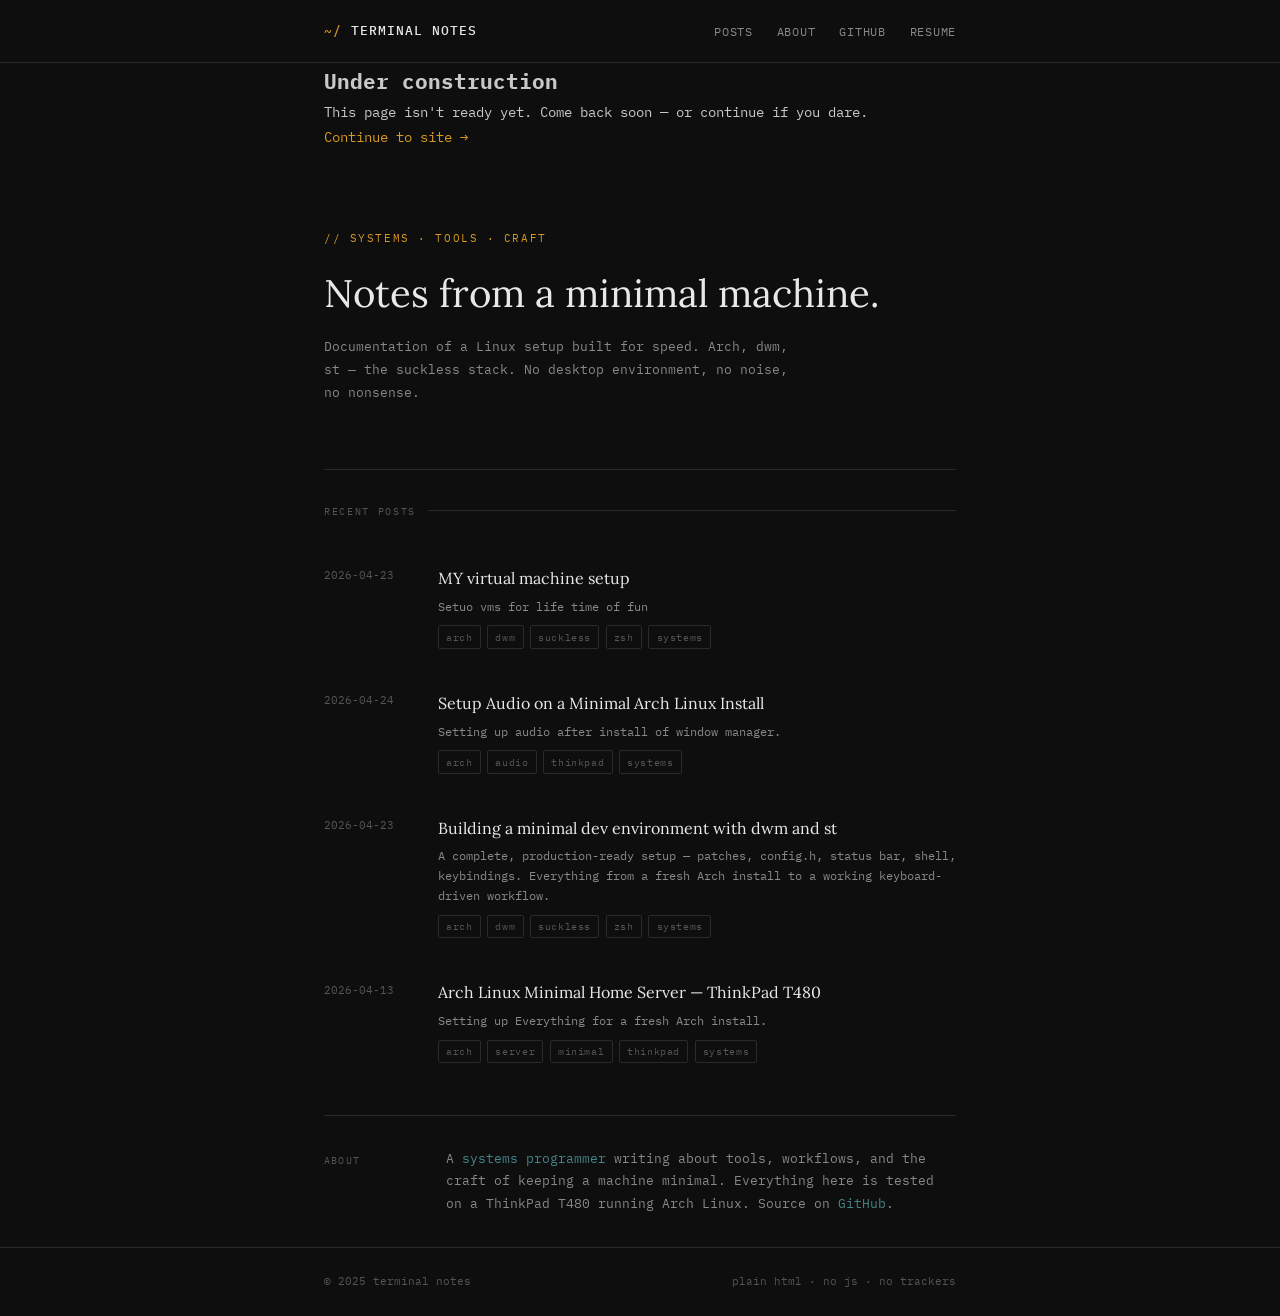
<file: index.html>
<!DOCTYPE html>
<html lang="en">
<head>
  <meta charset="UTF-8">
  <meta name="viewport" content="width=device-width, initial-scale=1.0">
  <meta name="description" content="A minimal blog on systems, tools, and the craft of computing.">
  <title>· terminal notes</title>
  <link rel="stylesheet" href="assets/css/style.css">
  <link rel="icon" type="image/svg+xml" href="./assets/favicon.svg">
</head>
<body>

<header>
  <div class="inner">
    <a href="index.html" class="site-name"><span>~/</span>&nbsp;terminal notes</a>
    <nav>
      <a href="#posts">posts</a>
      <a href="#about">about</a>
      <a href="https://github.com/Manav-madhu" target="_blank">github</a>
      <a href="./assets/resume.pdf" target="_blank">resume</a>
    </nav>
  </div>
</header>
<main>

<div class="wrap">


<div class="wip-overlay">
  <div class="tape-bg"></div>
  <div class="content">
    <h2>Under construction</h2>
    <p>This page isn't ready yet. Come back soon — or continue if you dare.</p>
    <a class="btn" href="">Continue to site &rarr;</a>
  </div>
</div>
    <section class="hero">
      <p class="hero-tag">// systems · tools · craft</p>
      <h1>Notes from a minimal&nbsp;machine.</h1>
      <p class="hero-sub">
        Documentation of a Linux setup built for speed. Arch, dwm, st —
        the suckless stack. No desktop environment, no noise, no nonsense.
      </p>
    </section>

    <section class="post-list" id=posts>
      <p class="section-label">recent posts</p>
      <a href="posts/vm.claud.html" style="display:contents; text-decoration:none;">
          <article class="post-item">
              <time class="post-date">2026-04-23</time>
              <div class="post-meta">
                  <span class="post-title">MY virtual machine setup</span>
                  <span class="post-desc">
                      Setuo vms for life time of fun
                  </span>
                  <div class="post-tags">
                      <span class="tag">arch</span>
                      <span class="tag">dwm</span>
                      <span class="tag">suckless</span>
                      <span class="tag">zsh</span>
                      <span class="tag">systems</span>
                  </div>
              </div>
          </article>
      </a>
      <a href="posts/audio.html" style="display:contents; text-decoration:none;">
        <article class="post-item">
          <time class="post-date">2026-04-24</time>
          <div class="post-meta">
            <span class="post-title">Setup Audio on a Minimal Arch Linux Install</span>
            <span class="post-desc">
                Setting up audio after install of window manager.
            </span>
            <div class="post-tags">
              <span class="tag">arch</span>
              <span class="tag">audio</span>
              <span class="tag">ThinkPad</span>
              <span class="tag">systems</span>
            </div>
          </div>
        </article>

      <a href="posts/dwm-setup.html" style="display:contents; text-decoration:none;">
        <article class="post-item">
          <time class="post-date">2026-04-23</time>
          <div class="post-meta">
            <span class="post-title">Building a minimal dev environment with dwm and st</span>
            <span class="post-desc">
              A complete, production-ready setup — patches, config.h, status bar,
              shell, keybindings. Everything from a fresh Arch install to a working
              keyboard-driven workflow.
            </span>
            <div class="post-tags">
              <span class="tag">arch</span>
              <span class="tag">dwm</span>
              <span class="tag">suckless</span>
              <span class="tag">zsh</span>
              <span class="tag">systems</span>
            </div>
          </div>
        </article>
      </a>
      <a href="posts/arch_server.html" style="display:contents; text-decoration:none;">
        <article class="post-item">
          <time class="post-date">2026-04-13</time>
          <div class="post-meta">
            <span class="post-title">Arch Linux Minimal Home Server — ThinkPad T480 </span>
            <span class="post-desc">
              Setting up
              Everything for a fresh Arch install.
            </span>
            <div class="post-tags">
              <span class="tag">arch</span>
              <span class="tag">server</span>
              <span class="tag">minimal</span>
              <span class="tag">ThinkPad</span>
              <span class="tag">systems</span>
            </div>
          </div>
        </article>
      </a>

      <!-- future posts slot in here -->

    </section>

    <div class="about-strip" id="about">
      <span class="label">about</span>
      <p>
        A <a href="about.html">systems programmer</a> writing about tools, workflows, and
        the craft of keeping a machine minimal. Everything here is tested on a
        ThinkPad T480 running Arch Linux.
        Source on <a href="https://github.com/Manav-madhu/terminal-Paag" target="_blank">GitHub</a>.
      </p>
    </div>

  </div>
</main>

<footer>
  <div class="wrap">
    <span>© 2025 terminal notes</span>
    <span>plain html · no js · no trackers</span>
  </div>
</footer>
</body>
</html>
</file>
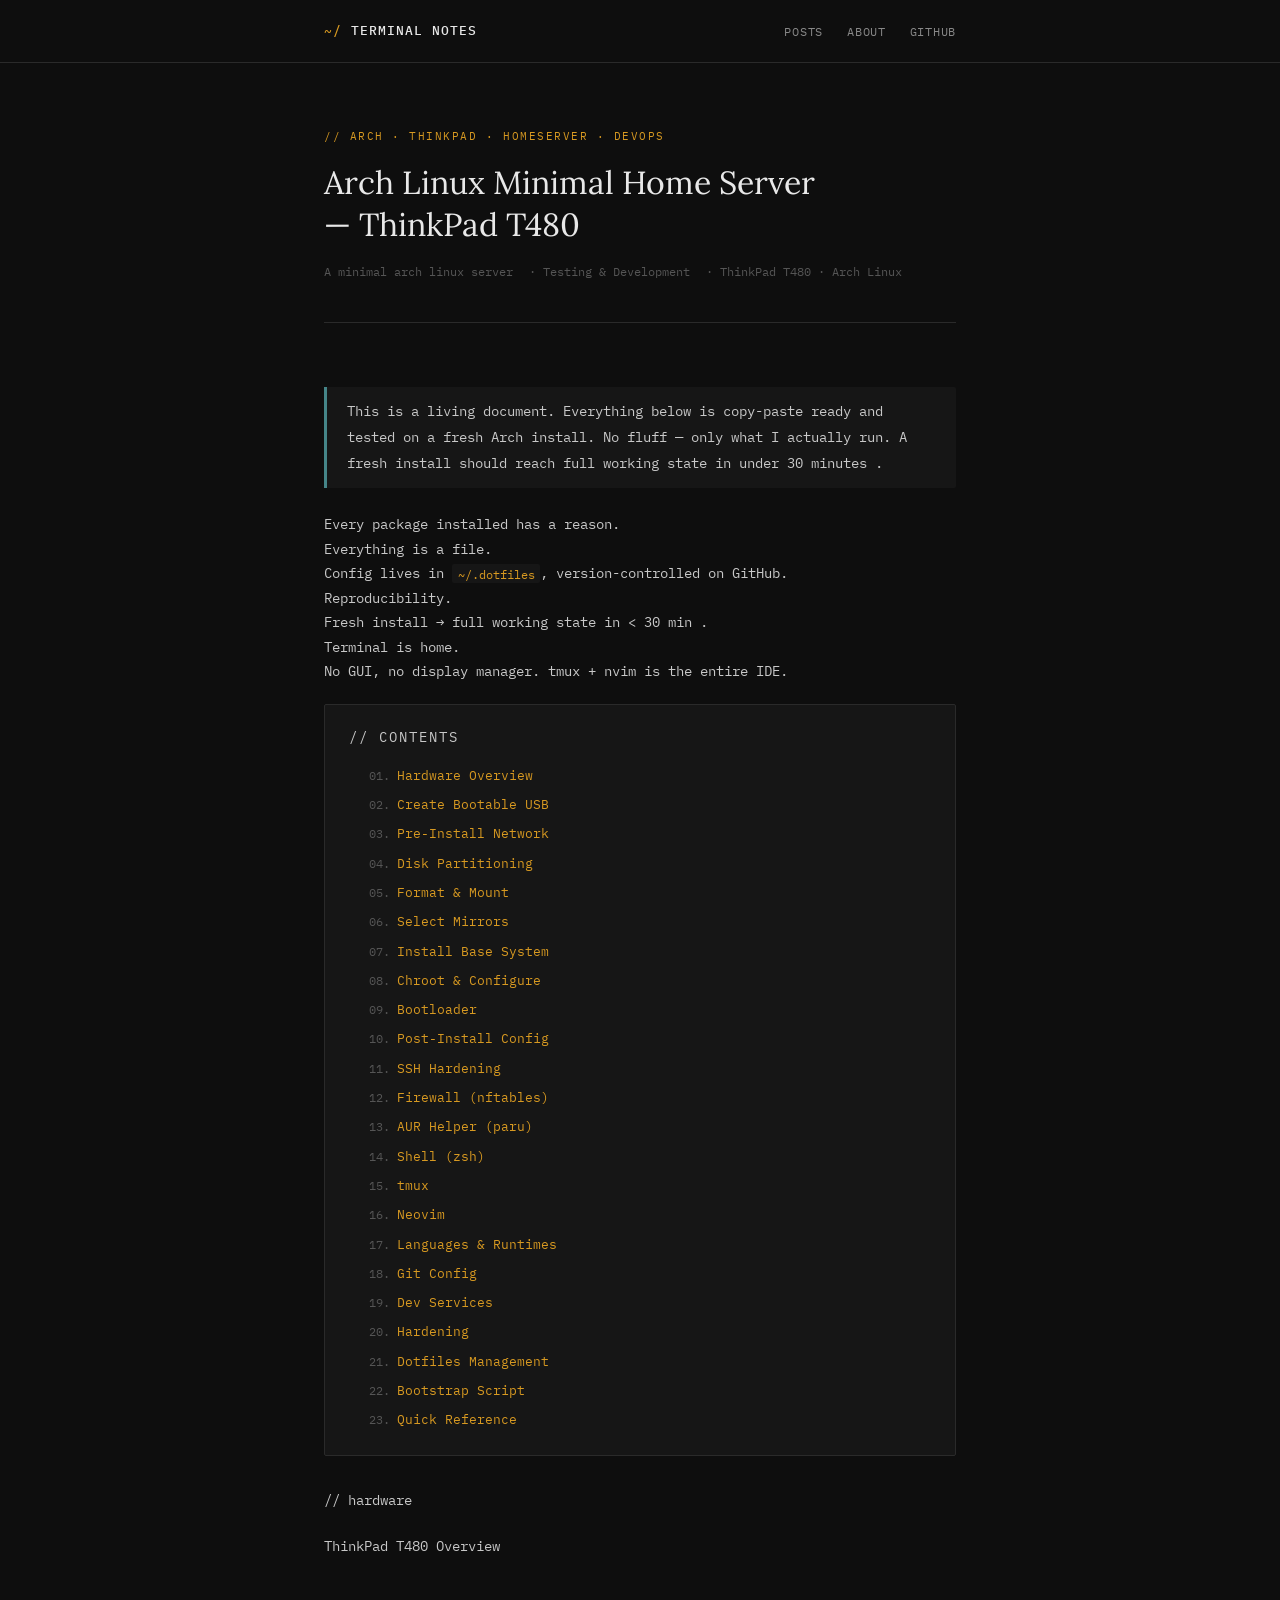
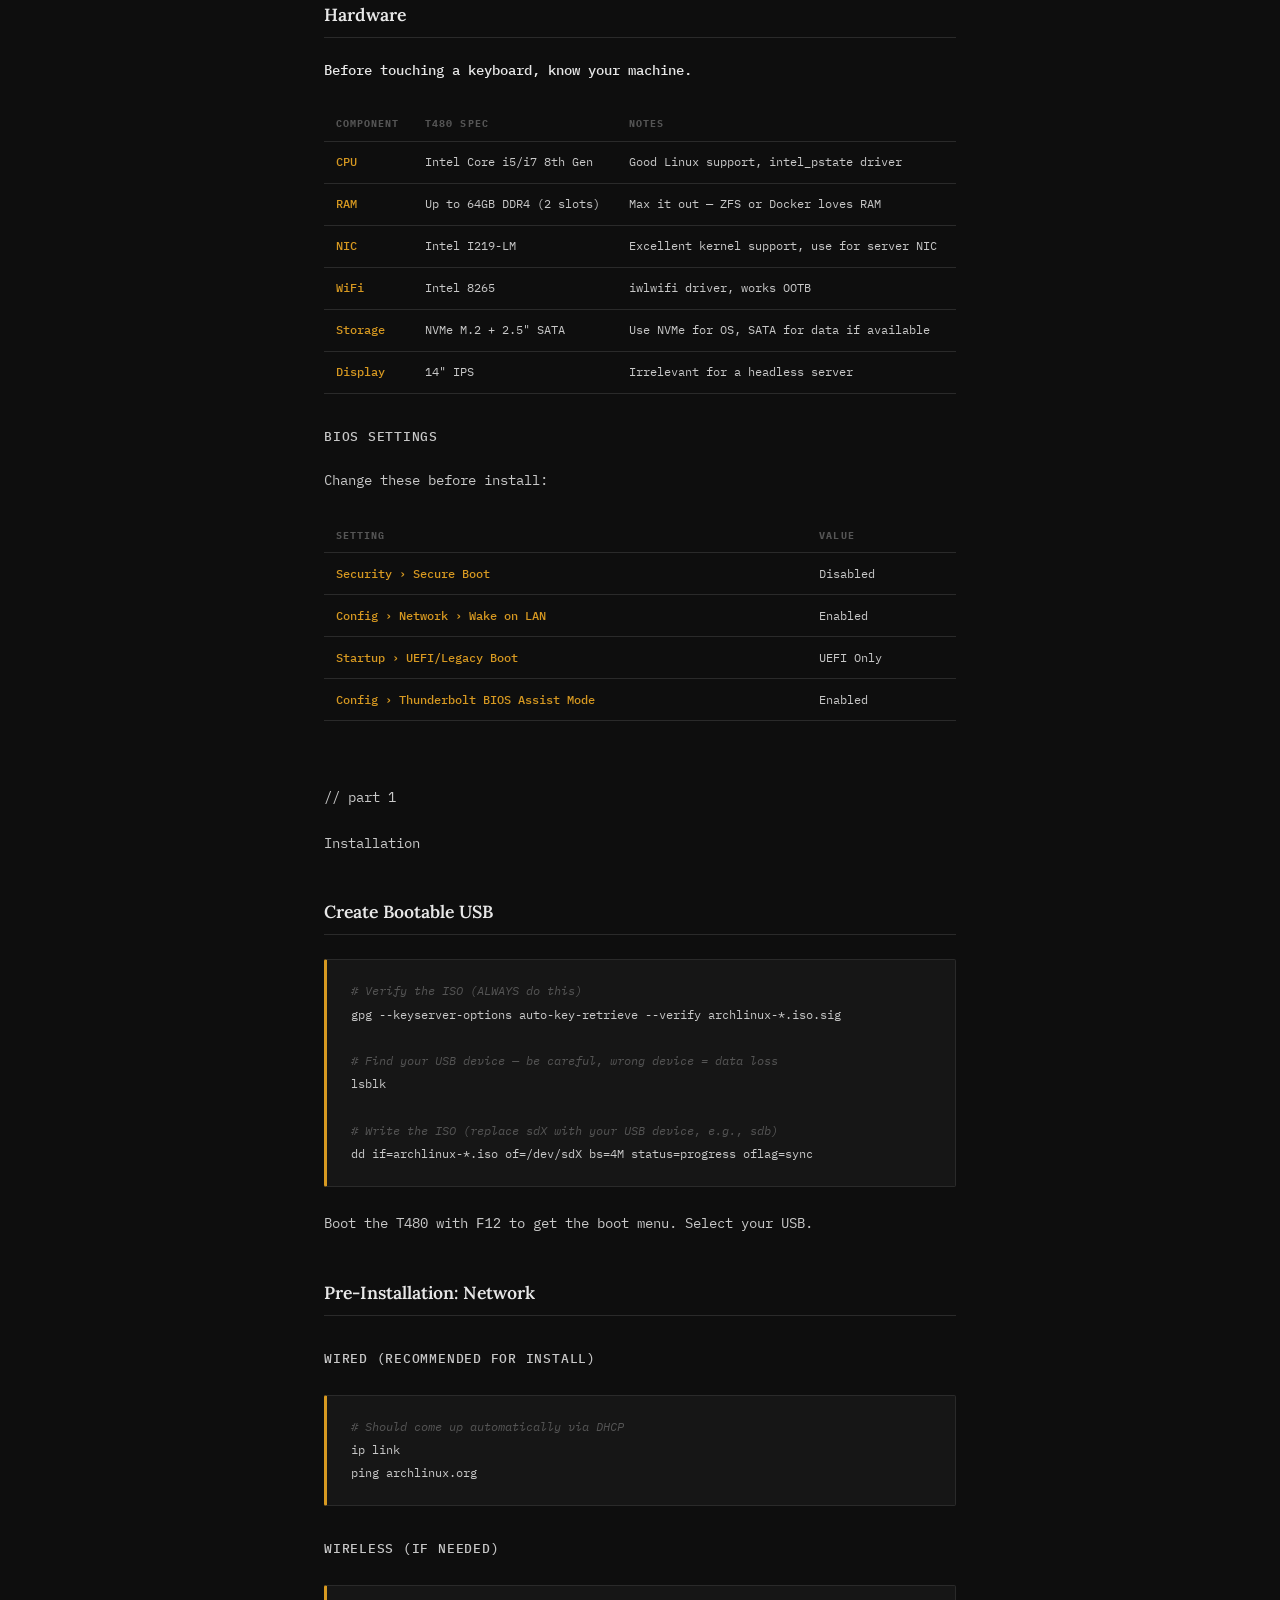
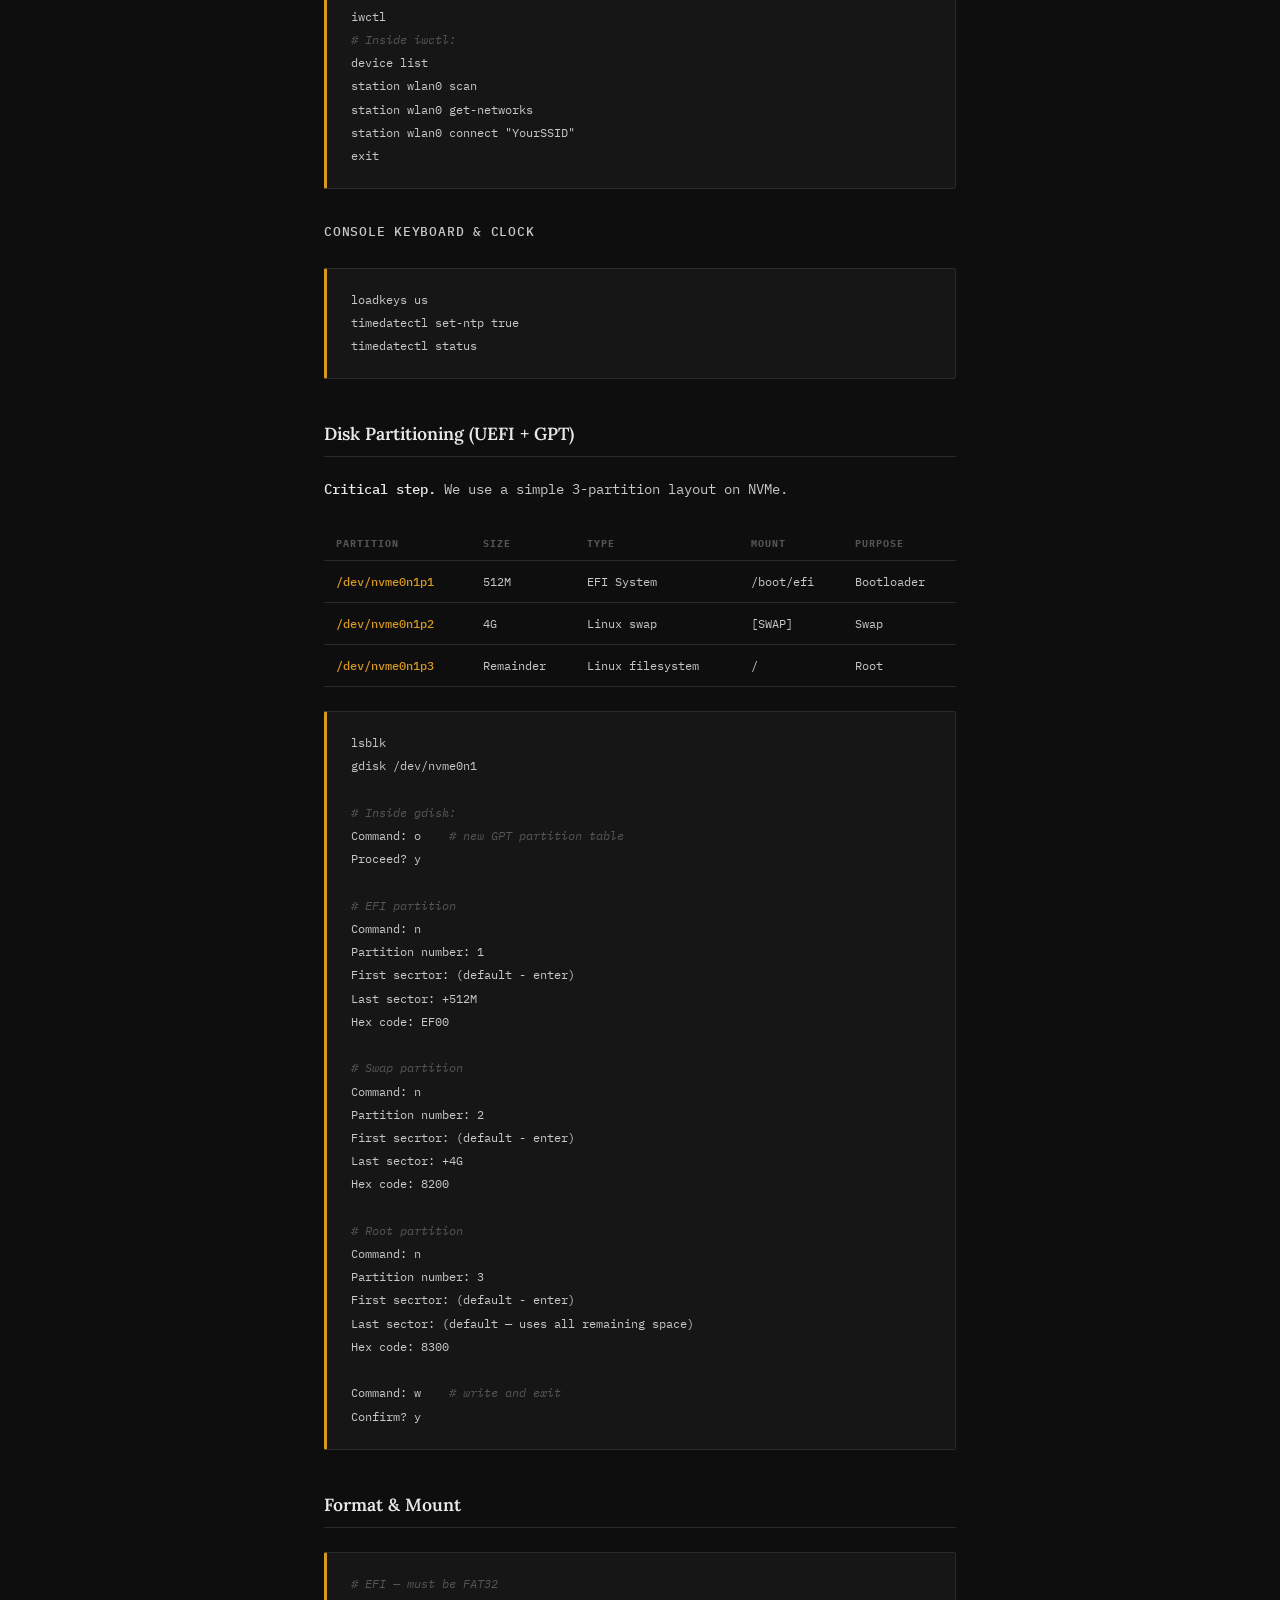
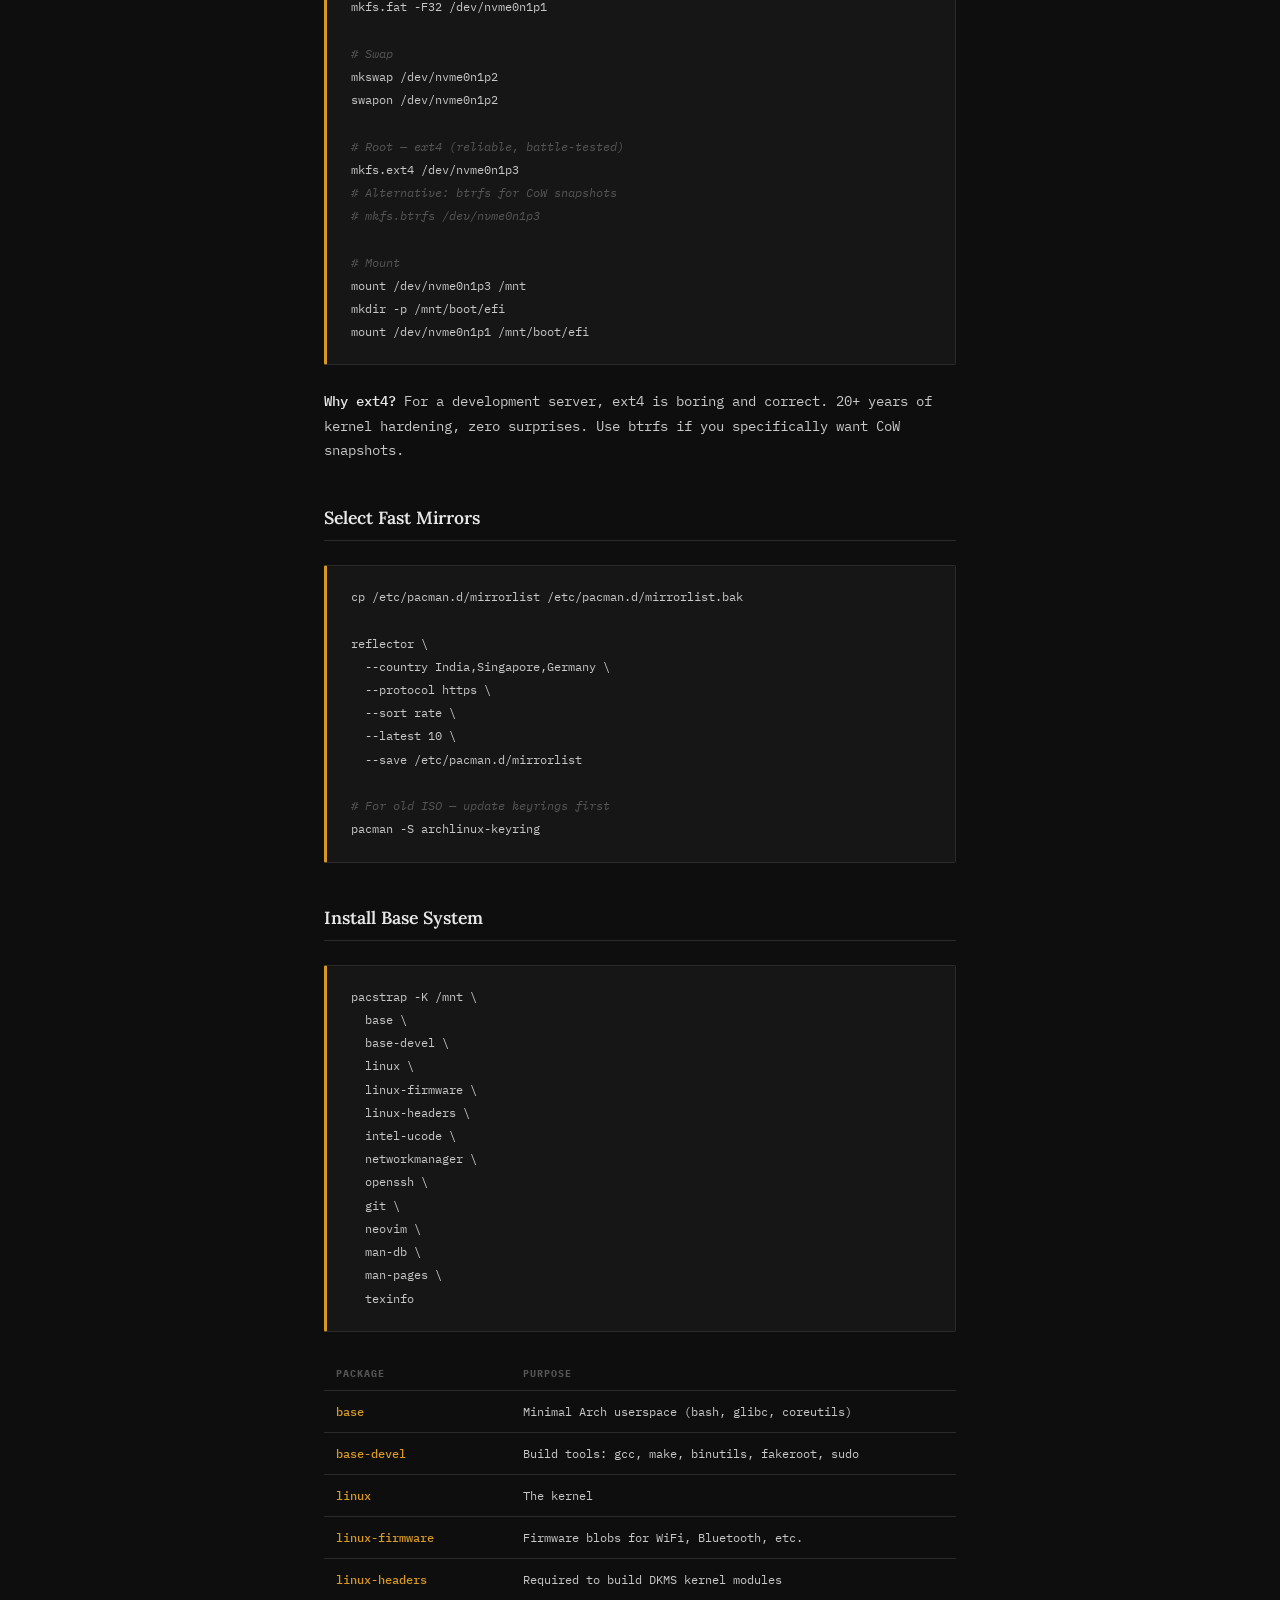
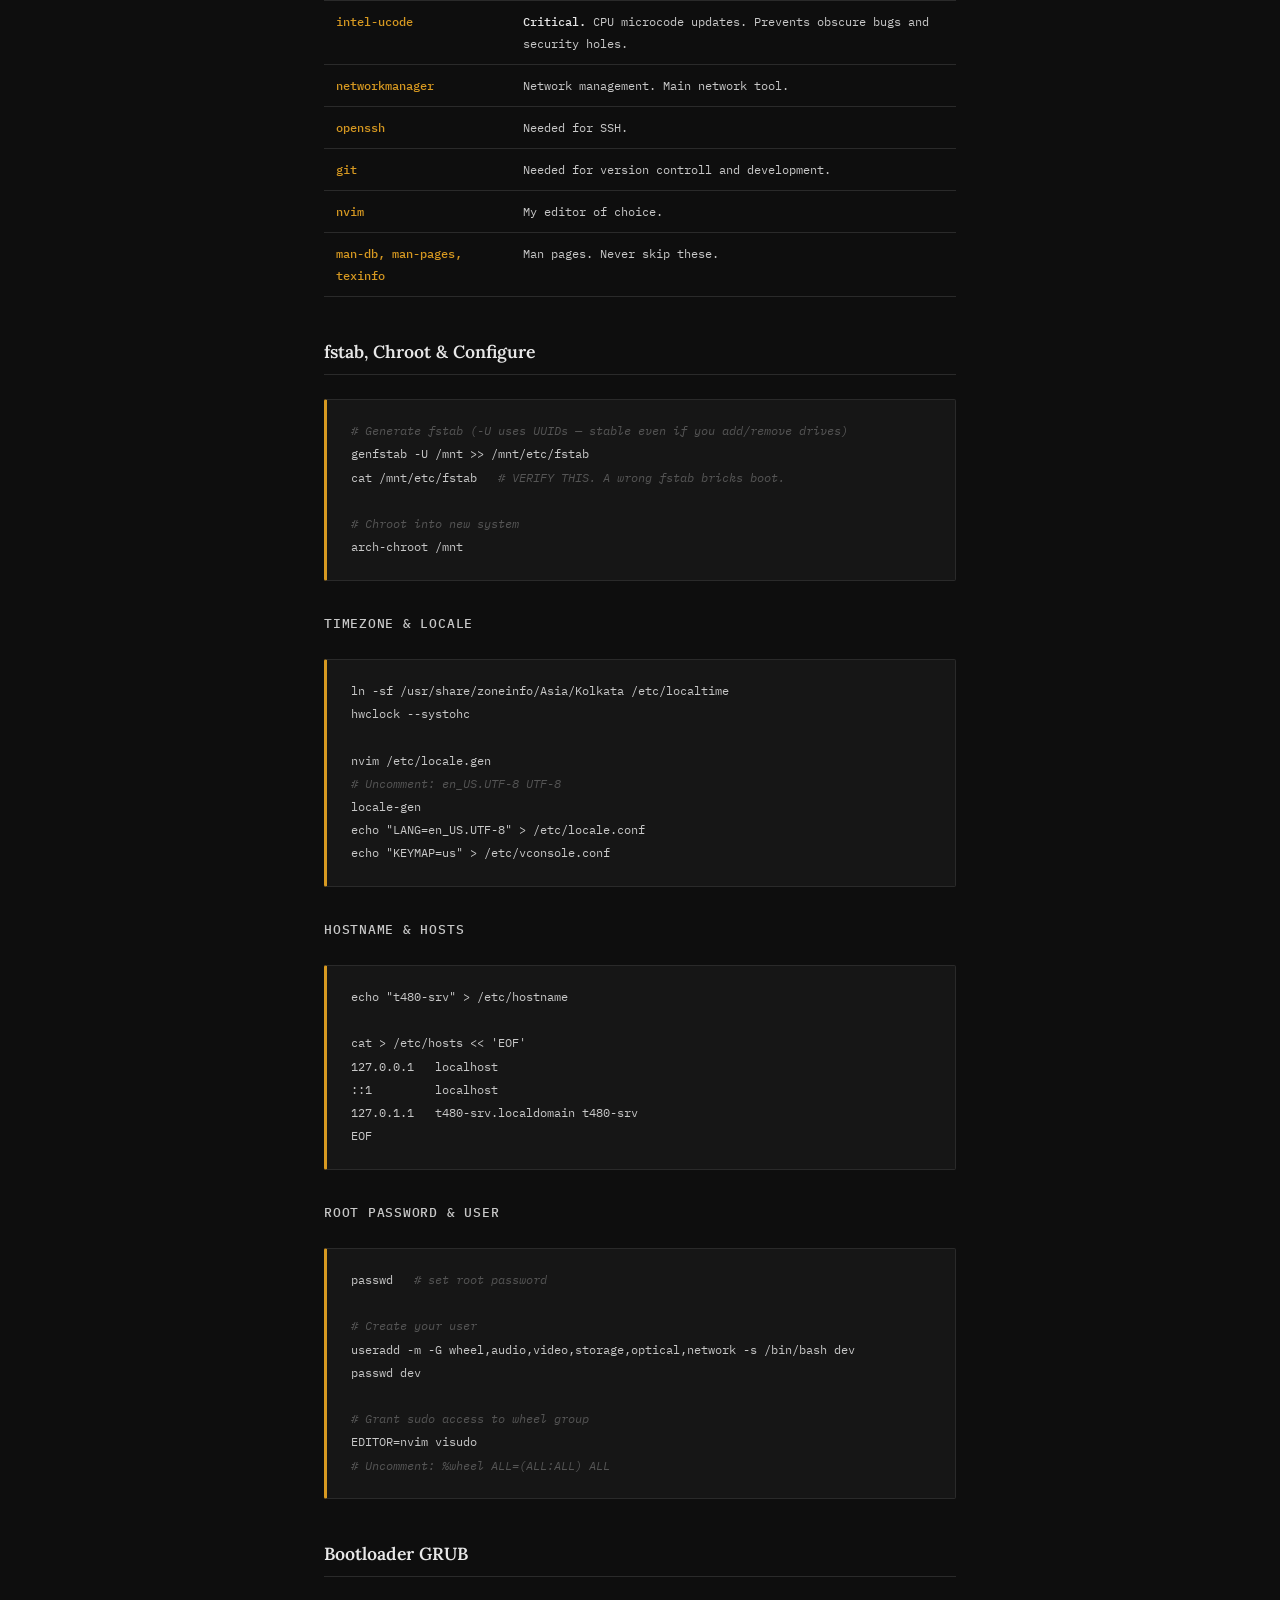
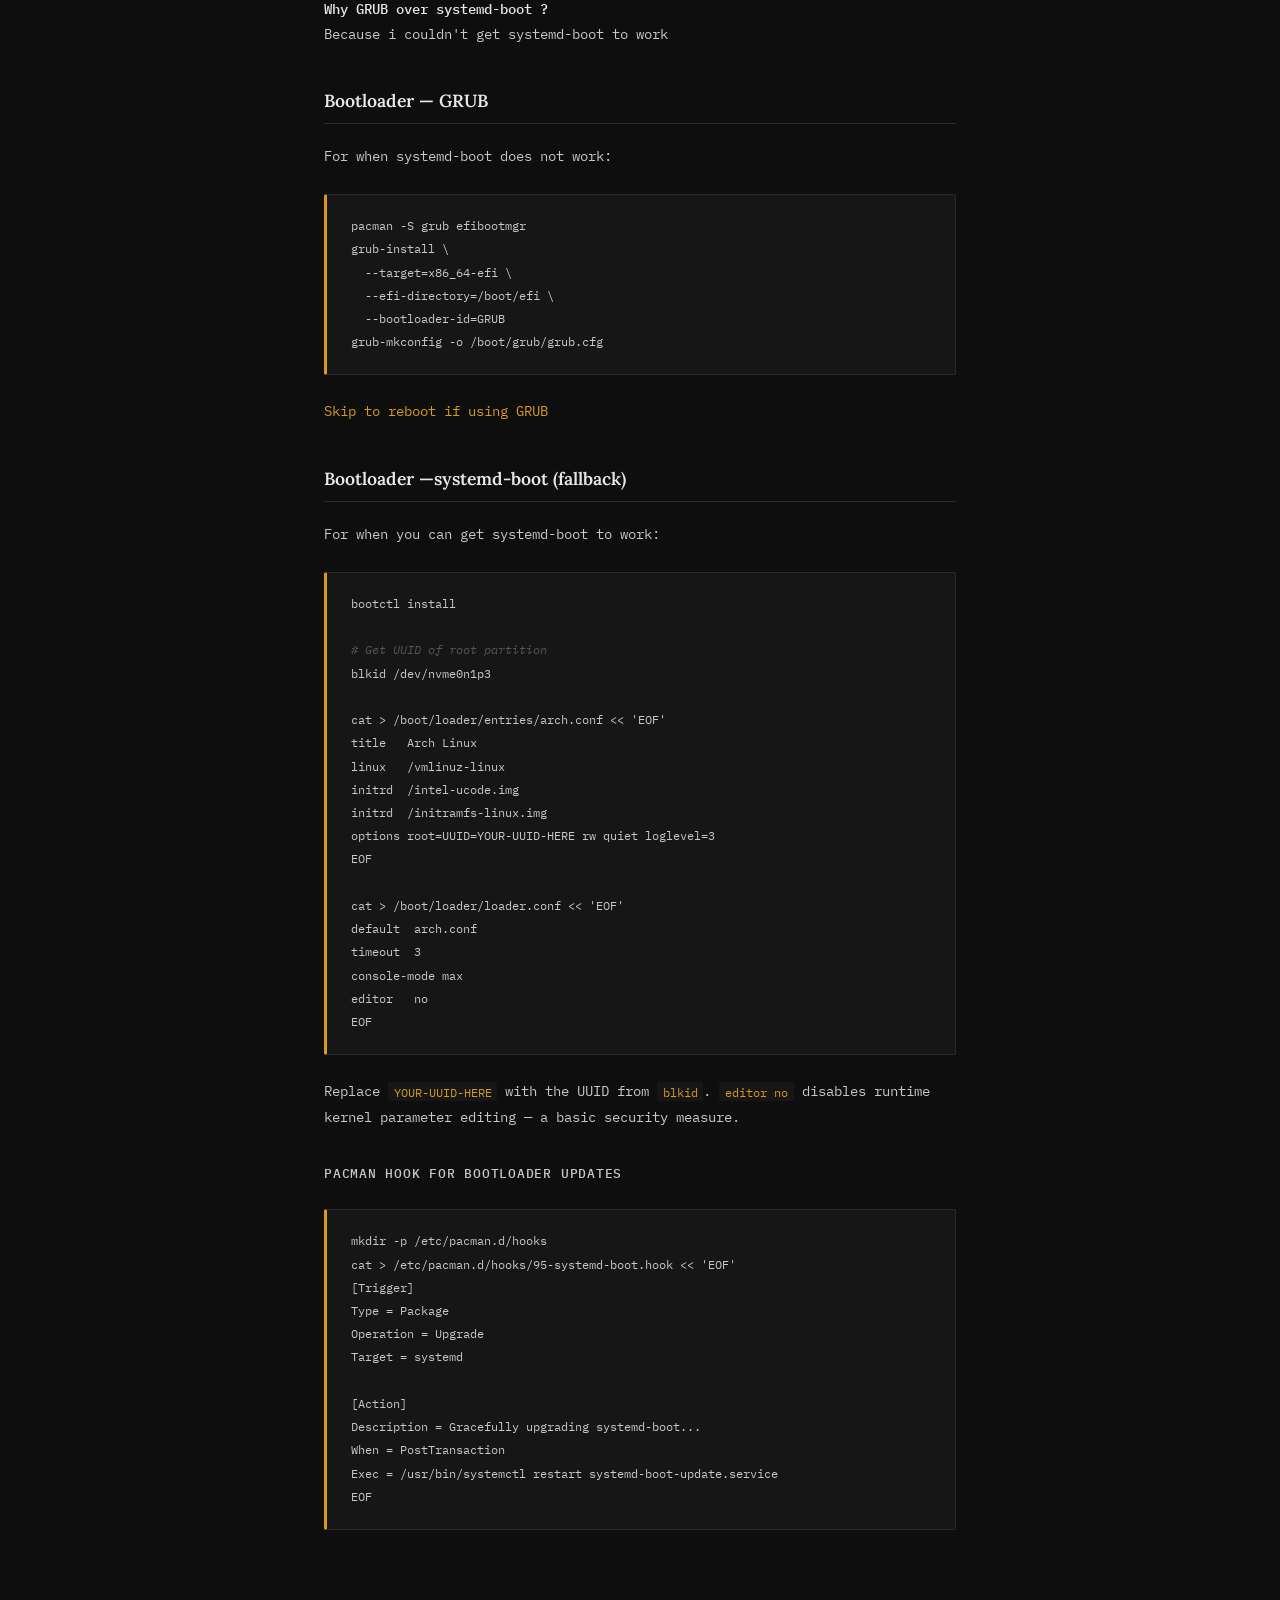
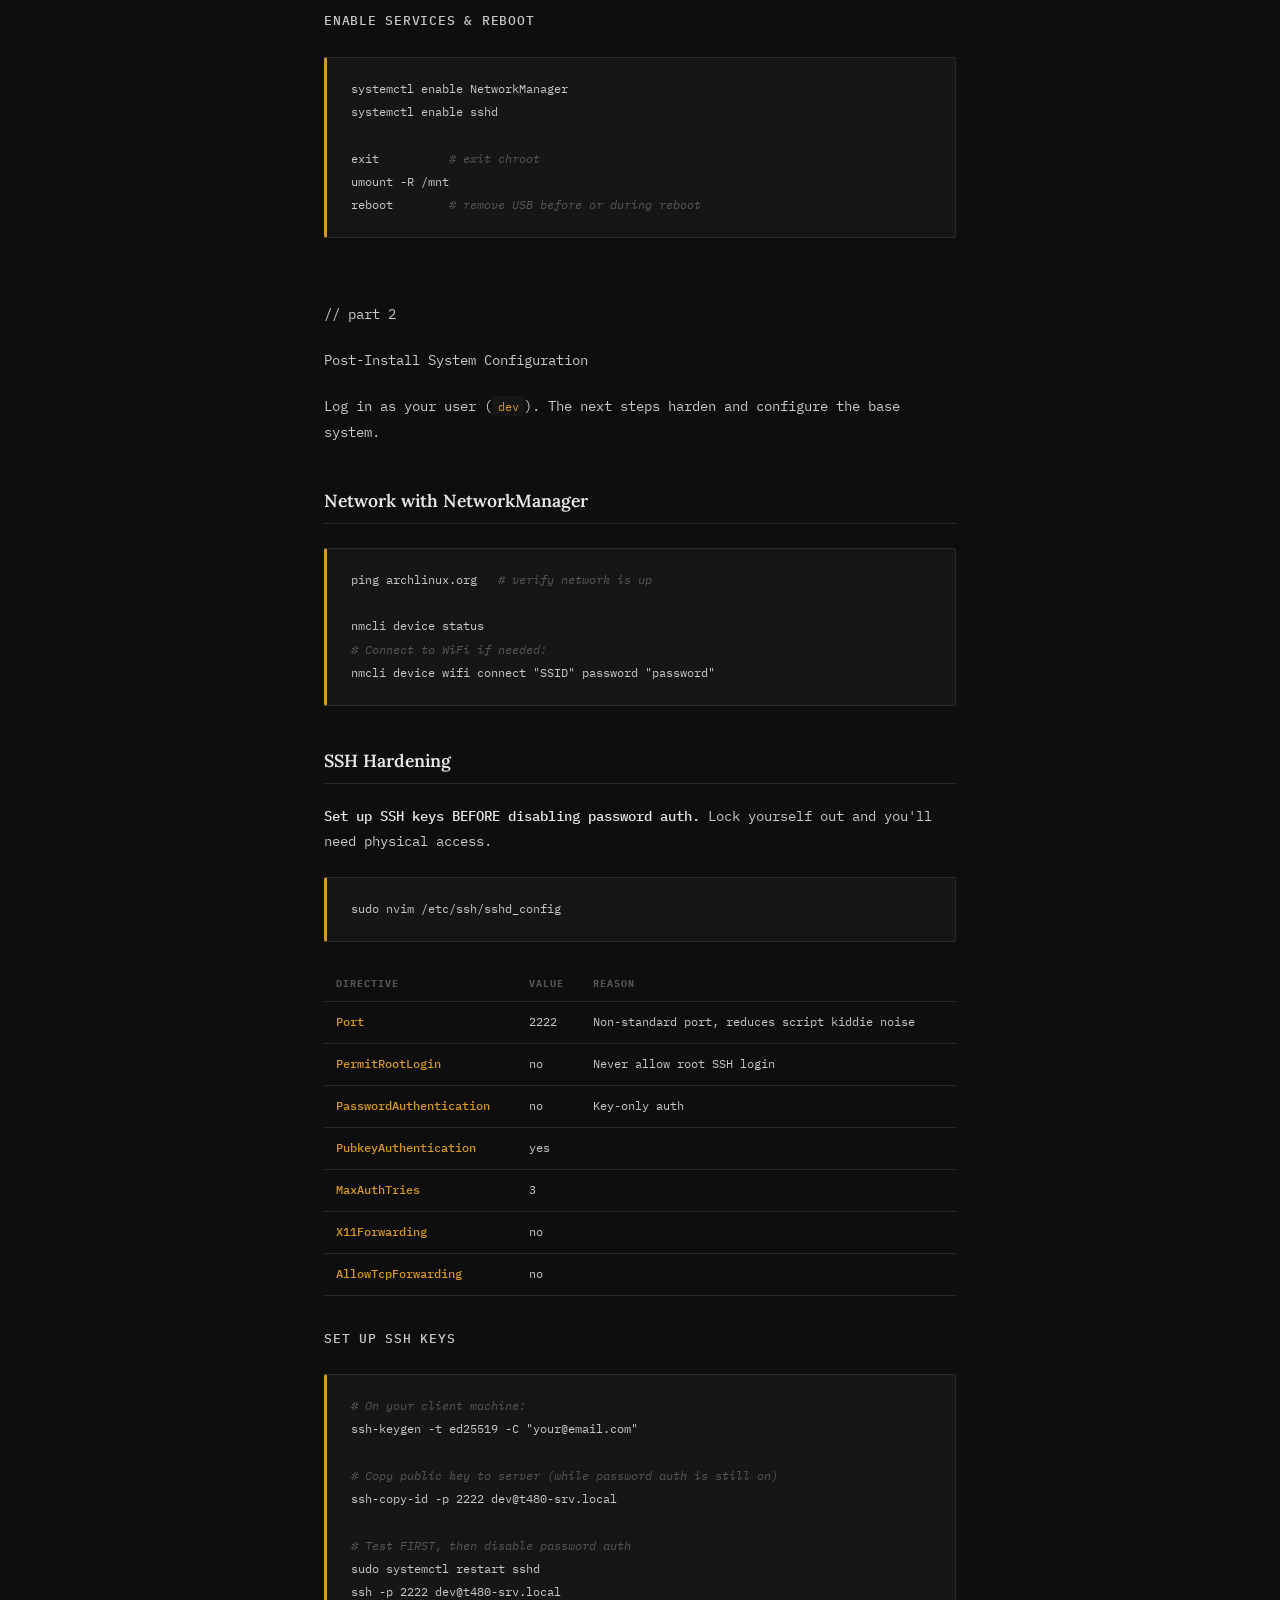
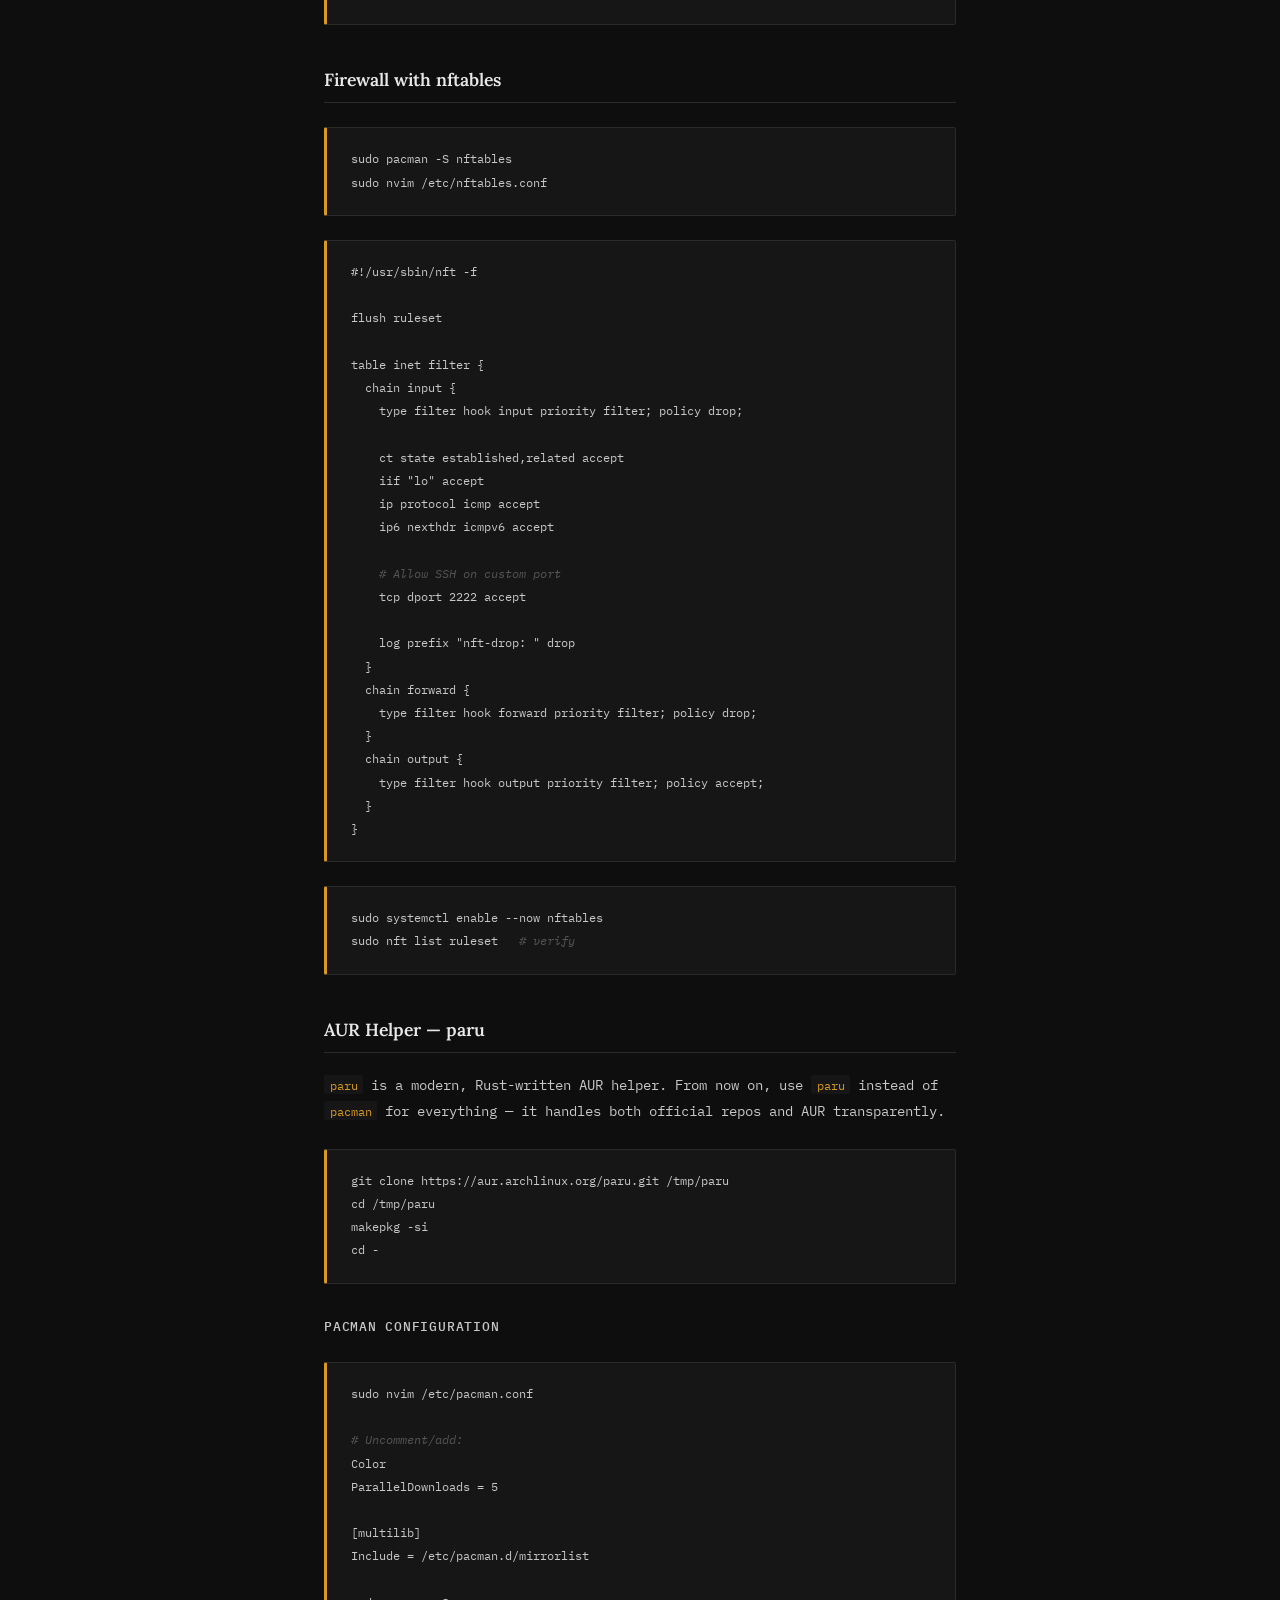
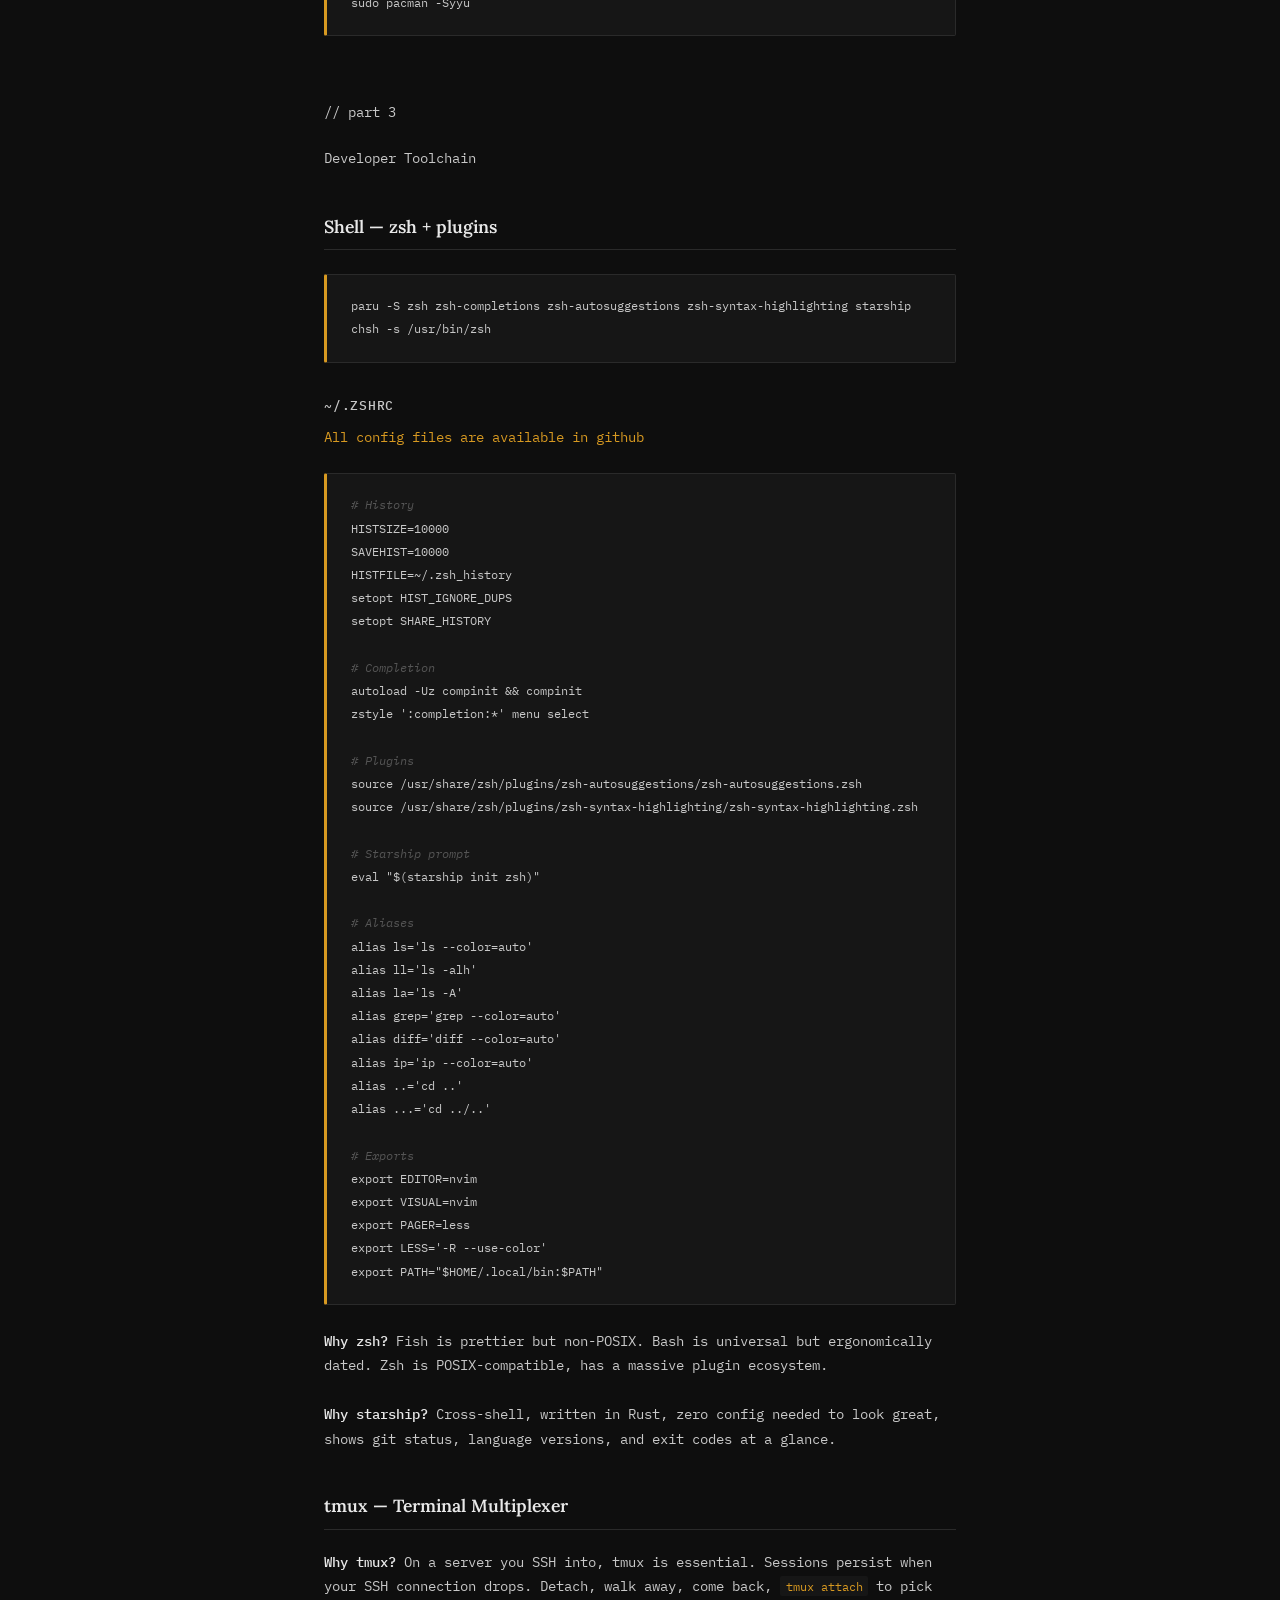
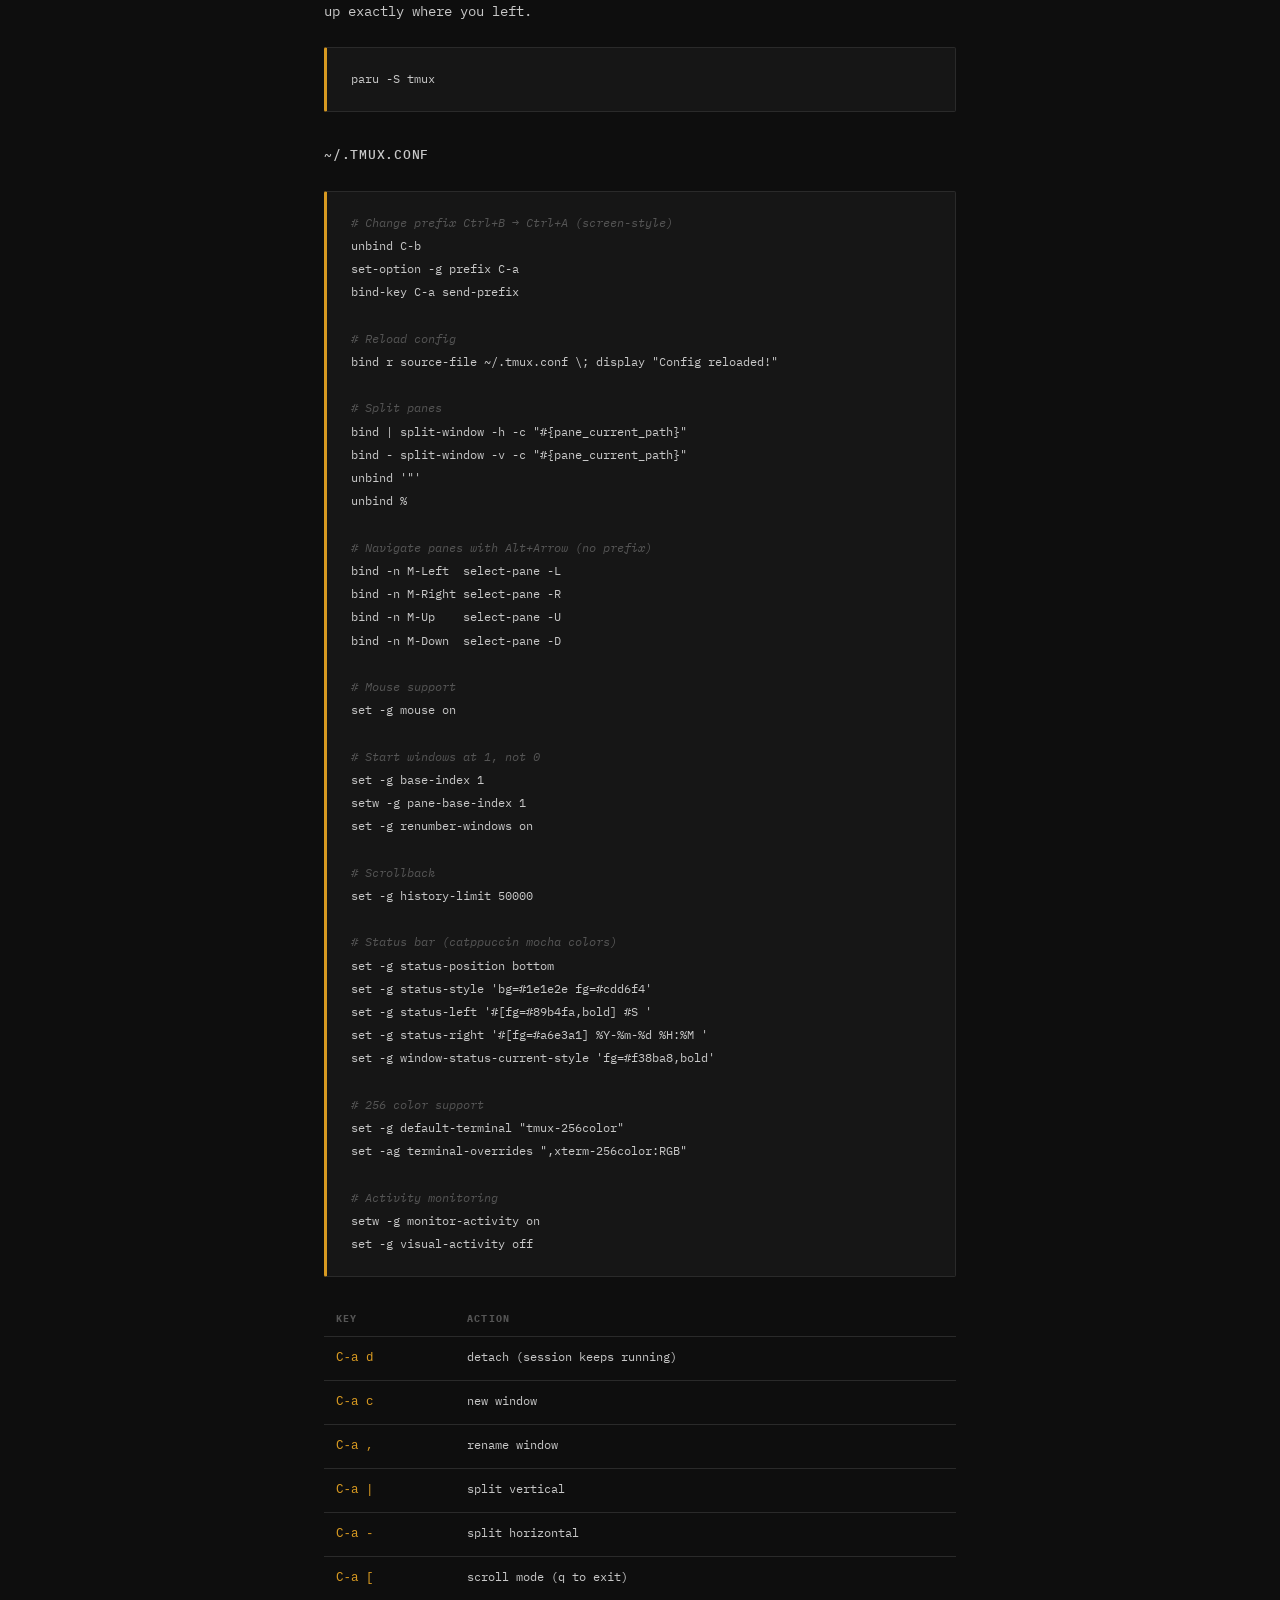
<file: posts/arch_server.html>
<!DOCTYPE html>
<html lang="en">
<head>
  <meta charset="UTF-8">
  <meta name="viewport" content="width=device-width, initial-scale=1.0">
  <meta name="description" content="A complete Arch Linux minimal home server setup for ThinkPad T480 — installation, hardening, developer toolchain, dotfiles.">
  <title>Arch Linux Minimal Home Server — ThinkPad T480 · ~/</title>
  <link rel="stylesheet" href="../assets/css/style.css">
  <link rel="icon" type="image/svg+xml" href="../assets/favicon.svg">
</head>
<body>

<header>
  <div class="inner">
    <a href="/index.html" class="site-name"><span>~/</span>&nbsp;terminal notes</a>
    <nav>
      <a href="/index.html">posts</a>
      <a href="/index.html">about</a>
      <a href="https://github.com/Manav-madhu" target="_blank">github</a>
    </nav>
  </div>
</header>

<main>
  <div class="wrap">

    <div class="post-header">
      <p class="post-tag">// arch · thinkpad · homeserver · devops</p>
      <h1>Arch Linux Minimal Home Server<br>— ThinkPad T480</h1>
      <div class="post-byline">
        <span>A minimal arch linux server</span>
        <span>Testing &amp; Development</span>
        <span>ThinkPad T480 · Arch Linux</span>
      </div>
    </div>

    <article class="body">

      <blockquote>
        <p>This is a living document. Everything below is copy-paste ready and
        tested on a fresh Arch install. No fluff — only what I actually run.
        A fresh install should reach full working state in under 30 minutes .</p>
      </blockquote>

      <!-- Philosophy -->
      <div class="philosophy">
        <div class="phil-item">
          <div class="desc">Every package installed has a reason.</div>
        </div>
        <div class="phil-item">
          <div class="rule">Everything is a file.</div>
          <div class="desc">Config lives in <code>~/.dotfiles</code>, version-controlled on GitHub.</div>
        </div>
        <div class="phil-item">
          <div class="rule">Reproducibility.</div>
          <div class="desc">Fresh install → full working state in &lt; 30 min .</div>
          <div class="rule">Terminal is home.</div>
          <div class="desc">No GUI, no display manager. tmux + nvim is the entire IDE.</div>
        </div>
      </div>

      <!-- TOC -->
      <div class="toc">
        <p class="toc-title">// contents</p>
        <ol>
          <li><a href="#hardware">Hardware Overview</a></li>
          <li><a href="#usb">Create Bootable USB</a></li>
          <li><a href="#network-pre">Pre-Install Network</a></li>
          <li><a href="#disk">Disk Partitioning</a></li>
          <li><a href="#format">Format &amp; Mount</a></li>
          <li><a href="#mirrors">Select Mirrors</a></li>
          <li><a href="#base">Install Base System</a></li>
          <li><a href="#chroot">Chroot &amp; Configure</a></li>
          <li><a href="#bootloader">Bootloader</a></li>
          <li><a href="#post-install">Post-Install Config</a></li>
          <li><a href="#ssh">SSH Hardening</a></li>
          <li><a href="#firewall">Firewall (nftables)</a></li>
          <li><a href="#aur">AUR Helper (paru)</a></li>
          <li><a href="#shell">Shell (zsh)</a></li>
          <li><a href="#tmux">tmux</a></li>
          <li><a href="#nvim">Neovim</a></li>
          <li><a href="#languages">Languages &amp; Runtimes</a></li>
          <li><a href="#git">Git Config</a></li>
          <li><a href="#services">Dev Services</a></li>
          <li><a href="#hardening">Hardening</a></li>
          <li><a href="#dotfiles">Dotfiles Management</a></li>
          <li><a href="#bootstrap">Bootstrap Script</a></li>
          <li><a href="#quickref">Quick Reference</a></li>
        </ol>
      </div>

      <!-- ═══════════════════════════════════════════════════ PART 0 – HARDWARE -->
      <p class="part-label">// hardware</p>
      <p class="part-heading">ThinkPad T480 Overview</p>

      <h2 id="hardware" data-n="0">Hardware</h2>

      <div class="callout">
        <strong>Before touching a keyboard, know your machine.</strong>
      </div>

      <div class="table-wrap">
      <table>
        <thead><tr><th>Component</th><th>T480 Spec</th><th>Notes</th></tr></thead>
        <tbody>
          <tr><td>CPU</td><td>Intel Core i5/i7 8th Gen</td><td>Good Linux support, intel_pstate driver</td></tr>
          <tr><td>RAM</td><td>Up to 64GB DDR4 (2 slots)</td><td>Max it out — ZFS or Docker loves RAM</td></tr>
          <tr><td>NIC</td><td>Intel I219-LM</td><td>Excellent kernel support, use for server NIC</td></tr>
          <tr><td>WiFi</td><td>Intel 8265</td><td>iwlwifi driver, works OOTB</td></tr>
          <tr><td>Storage</td><td>NVMe M.2 + 2.5" SATA</td><td>Use NVMe for OS, SATA for data if available</td></tr>
          <tr><td>Display</td><td>14" IPS</td><td>Irrelevant for a headless server</td></tr>
        </tbody>
      </table>
      </div>

      <h3>BIOS Settings</h3>
      <p>Change these before install:</p>
      <div class="table-wrap">
      <table>
        <thead><tr><th>Setting</th><th>Value</th></tr></thead>
        <tbody>
          <tr><td>Security › Secure Boot</td><td>Disabled</td></tr>
          <tr><td>Config › Network › Wake on LAN</td><td>Enabled</td></tr>
          <tr><td>Startup › UEFI/Legacy Boot</td><td>UEFI Only</td></tr>
          <tr><td>Config › Thunderbolt BIOS Assist Mode</td><td>Enabled</td></tr>
        </tbody>
      </table>
      </div>

      <!-- ═══════════════════════════════════════════════════ PART 1 – INSTALL -->
      <p class="part-label" style="margin-top:4rem;">// part 1</p>
      <p class="part-heading">Installation</p>

      <h2 id="usb" data-n="1">Create Bootable USB</h2>

<pre><code><span class="cm"># Verify the ISO (ALWAYS do this)</span>
gpg --keyserver-options auto-key-retrieve --verify archlinux-*.iso.sig

<span class="cm"># Find your USB device — be careful, wrong device = data loss</span>
lsblk

<span class="cm"># Write the ISO (replace sdX with your USB device, e.g., sdb)</span>
dd if=archlinux-*.iso of=/dev/sdX bs=4M status=progress oflag=sync</code></pre>

      <p>Boot the T480 with <kbd>F12</kbd> to get the boot menu. Select your USB.</p>

      <h2 id="network-pre" data-n="2">Pre-Installation: Network</h2>

      <h3>Wired (recommended for install)</h3>
<pre><code><span class="cm"># Should come up automatically via DHCP</span>
ip link
ping archlinux.org</code></pre>

      <h3>Wireless (if needed)</h3>
<pre><code>iwctl
<span class="cm"># Inside iwctl:</span>
device list
station wlan0 scan
station wlan0 get-networks
station wlan0 connect "YourSSID"
exit</code></pre>

      <h3>Console Keyboard &amp; Clock</h3>
<pre><code>loadkeys us
timedatectl set-ntp true
timedatectl status</code></pre>

      <h2 id="disk" data-n="3">Disk Partitioning (UEFI + GPT)</h2>

      <div class="callout callout-warn">
        <strong>Critical step.</strong> We use a simple 3-partition layout on NVMe.
      </div>

      <div class="table-wrap">
      <table>
        <thead><tr><th>Partition</th><th>Size</th><th>Type</th><th>Mount</th><th>Purpose</th></tr></thead>
        <tbody>
          <tr><td>/dev/nvme0n1p1</td><td>512M</td><td>EFI System</td><td>/boot/efi</td><td>Bootloader</td></tr>
          <tr><td>/dev/nvme0n1p2</td><td>4G</td><td>Linux swap</td><td>[SWAP]</td><td>Swap</td></tr>
          <tr><td>/dev/nvme0n1p3</td><td>Remainder</td><td>Linux filesystem</td><td>/</td><td>Root</td></tr>
        </tbody>
      </table>
      </div>

<pre><code>lsblk
gdisk /dev/nvme0n1

<span class="cm"># Inside gdisk:</span>
Command: o    <span class="cm"># new GPT partition table</span>
Proceed? y

<span class="cm"># EFI partition</span>
Command: n
Partition number: 1
First secrtor: (default - enter)
Last sector: +512M
Hex code: EF00

<span class="cm"># Swap partition</span>
Command: n
Partition number: 2
First secrtor: (default - enter)
Last sector: +4G
Hex code: 8200

<span class="cm"># Root partition</span>
Command: n
Partition number: 3
First secrtor: (default - enter)
Last sector: (default — uses all remaining space)
Hex code: 8300

Command: w    <span class="cm"># write and exit</span>
Confirm? y</code></pre>

      <h2 id="format" data-n="4">Format &amp; Mount</h2>

<pre><code><span class="cm"># EFI — must be FAT32</span>
mkfs.fat -F32 /dev/nvme0n1p1

<span class="cm"># Swap</span>
mkswap /dev/nvme0n1p2
swapon /dev/nvme0n1p2

<span class="cm"># Root — ext4 (reliable, battle-tested)</span>
mkfs.ext4 /dev/nvme0n1p3
<span class="cm"># Alternative: btrfs for CoW snapshots</span>
<span class="cm"># mkfs.btrfs /dev/nvme0n1p3</span>

<span class="cm"># Mount</span>
mount /dev/nvme0n1p3 /mnt
mkdir -p /mnt/boot/efi
mount /dev/nvme0n1p1 /mnt/boot/efi</code></pre>

      <div class="callout">
        <strong>Why ext4?</strong> For a development server, ext4 is boring and correct. 20+ years of kernel hardening, zero surprises. Use btrfs if you specifically want CoW snapshots.
      </div>

      <h2 id="mirrors" data-n="5">Select Fast Mirrors</h2>

<pre><code>cp /etc/pacman.d/mirrorlist /etc/pacman.d/mirrorlist.bak

reflector \
  --country India,Singapore,Germany \
  --protocol https \
  --sort rate \
  --latest 10 \
  --save /etc/pacman.d/mirrorlist

<span class="cm"># For old ISO — update keyrings first</span>
pacman -S archlinux-keyring</code></pre>

      <h2 id="base" data-n="6">Install Base System</h2>

<pre><code>pacstrap -K /mnt \
  base \
  base-devel \
  linux \
  linux-firmware \
  linux-headers \
  intel-ucode \
  networkmanager \
  openssh \
  git \
  neovim \
  man-db \
  man-pages \
  texinfo</code></pre>

      <div class="table-wrap">
      <table>
        <thead><tr><th>Package</th><th>Purpose</th></tr></thead>
        <tbody>
          <tr><td>base</td><td>Minimal Arch userspace (bash, glibc, coreutils)</td></tr>
          <tr><td>base-devel</td><td>Build tools: gcc, make, binutils, fakeroot, sudo</td></tr>
          <tr><td>linux</td><td>The kernel</td></tr>
          <tr><td>linux-firmware</td><td>Firmware blobs for WiFi, Bluetooth, etc.</td></tr>
          <tr><td>linux-headers</td><td>Required to build DKMS kernel modules</td></tr>
          <tr><td>intel-ucode</td><td><strong>Critical.</strong> CPU microcode updates. Prevents obscure bugs and security holes.</td></tr>
          <tr><td>networkmanager</td><td>Network management. Main network tool.</td></tr>
          <tr><td>openssh</td><td>Needed for SSH.</td></tr>
          <tr><td>git</td><td>Needed for version controll and development.</td></tr>
          <tr><td>nvim</td><td>My editor of choice. </td></tr>
          <tr><td>man-db, man-pages, texinfo</td><td>Man pages. Never skip these.</td></tr>
        </tbody>
      </table>
      </div>

      <h2 id="chroot" data-n="7">fstab, Chroot &amp; Configure</h2>

<pre><code><span class="cm"># Generate fstab (-U uses UUIDs — stable even if you add/remove drives)</span>
genfstab -U /mnt >> /mnt/etc/fstab
cat /mnt/etc/fstab   <span class="cm"># VERIFY THIS. A wrong fstab bricks boot.</span>

<span class="cm"># Chroot into new system</span>
arch-chroot /mnt</code></pre>

      <h3>Timezone &amp; Locale</h3>
<pre><code>ln -sf /usr/share/zoneinfo/Asia/Kolkata /etc/localtime
hwclock --systohc

nvim /etc/locale.gen
<span class="cm"># Uncomment: en_US.UTF-8 UTF-8</span>
locale-gen
echo "LANG=en_US.UTF-8" > /etc/locale.conf
echo "KEYMAP=us" > /etc/vconsole.conf</code></pre>

      <h3>Hostname &amp; Hosts</h3>
<pre><code>echo "t480-srv" > /etc/hostname

cat > /etc/hosts &lt;&lt; 'EOF'
127.0.0.1   localhost
::1         localhost
127.0.1.1   t480-srv.localdomain t480-srv
EOF</code></pre>

      <h3>Root Password &amp; User</h3>
<pre><code>passwd   <span class="cm"># set root password</span>

<span class="cm"># Create your user</span>
useradd -m -G wheel,audio,video,storage,optical,network -s /bin/bash dev
passwd dev

<span class="cm"># Grant sudo access to wheel group</span>
EDITOR=nvim visudo
<span class="cm"># Uncomment: %wheel ALL=(ALL:ALL) ALL</span></code></pre>

      <h2 id="bootloader" data-n="8">Bootloader GRUB</h2>

      <div class="callout">
          <strong>Why GRUB over systemd-boot ?</strong> <br>Because i couldn't get systemd-boot to work
      </div>
      <h2>Bootloader — GRUB</h2>
      <p>For when systemd-boot does not work:</p>
<pre><code>pacman -S grub efibootmgr
grub-install \
  --target=x86_64-efi \
  --efi-directory=/boot/efi \
  --bootloader-id=GRUB
grub-mkconfig -o /boot/grub/grub.cfg</code></pre>
<a href="#reboot">Skip to reboot if using GRUB</a>

      <h2>Bootloader —systemd-boot (fallback)</h2>
      <p>For when you can get systemd-boot to work:</p>
<pre><code>bootctl install

<span class="cm"># Get UUID of root partition</span>
blkid /dev/nvme0n1p3

cat > /boot/loader/entries/arch.conf &lt;&lt; 'EOF'
title   Arch Linux
linux   /vmlinuz-linux
initrd  /intel-ucode.img
initrd  /initramfs-linux.img
options root=UUID=YOUR-UUID-HERE rw quiet loglevel=3
EOF

cat > /boot/loader/loader.conf &lt;&lt; 'EOF'
default  arch.conf
timeout  3
console-mode max
editor   no
EOF</code></pre>

      <p>Replace <code>YOUR-UUID-HERE</code> with the UUID from <code>blkid</code>. <code>editor no</code> disables runtime kernel parameter editing — a basic security measure.</p>

      <h3>Pacman Hook for Bootloader Updates</h3>
<pre><code>mkdir -p /etc/pacman.d/hooks
cat > /etc/pacman.d/hooks/95-systemd-boot.hook &lt;&lt; 'EOF'
[Trigger]
Type = Package
Operation = Upgrade
Target = systemd

[Action]
Description = Gracefully upgrading systemd-boot...
When = PostTransaction
Exec = /usr/bin/systemctl restart systemd-boot-update.service
EOF</code></pre>
<br id="reboot">
      <h3 >Enable Services &amp; Reboot</h3>
<pre><code>systemctl enable NetworkManager
systemctl enable sshd

exit          <span class="cm"># exit chroot</span>
umount -R /mnt
reboot        <span class="cm"># remove USB before or during reboot</span></code></pre>

      <!-- ═══════════════════════════════════════════════════ PART 2 – POST-INSTALL -->
      <p class="part-label" style="margin-top:4rem;">// part 2</p>
      <p class="part-heading">Post-Install System Configuration</p>

      <p>Log in as your user (<code>dev</code>). The next steps harden and configure the base system.</p>

      <h2 id="post-install" data-n="9">Network with NetworkManager</h2>

<pre><code>ping archlinux.org   <span class="cm"># verify network is up</span>

nmcli device status
<span class="cm"># Connect to WiFi if needed:</span>
nmcli device wifi connect "SSID" password "password"</code></pre>

      <h2 id="ssh" data-n="10">SSH Hardening</h2>

      <div class="callout callout-warn">
        <strong>Set up SSH keys BEFORE disabling password auth.</strong> Lock yourself out and you'll need physical access.
      </div>

<pre><code>sudo nvim /etc/ssh/sshd_config</code></pre>

      <div class="table-wrap">
      <table>
        <thead><tr><th>Directive</th><th>Value</th><th>Reason</th></tr></thead>
        <tbody>
          <tr><td>Port</td><td>2222</td><td>Non-standard port, reduces script kiddie noise</td></tr>
          <tr><td>PermitRootLogin</td><td>no</td><td>Never allow root SSH login</td></tr>
          <tr><td>PasswordAuthentication</td><td>no</td><td>Key-only auth</td></tr>
          <tr><td>PubkeyAuthentication</td><td>yes</td><td></td></tr>
          <tr><td>MaxAuthTries</td><td>3</td><td></td></tr>
          <tr><td>X11Forwarding</td><td>no</td><td></td></tr>
          <tr><td>AllowTcpForwarding</td><td>no</td><td></td></tr>
        </tbody>
      </table>
      </div>

      <h3>Set Up SSH Keys</h3>
<pre><code><span class="cm"># On your client machine:</span>
ssh-keygen -t ed25519 -C "your@email.com"

<span class="cm"># Copy public key to server (while password auth is still on)</span>
ssh-copy-id -p 2222 dev@t480-srv.local

<span class="cm"># Test FIRST, then disable password auth</span>
sudo systemctl restart sshd
ssh -p 2222 dev@t480-srv.local</code></pre>

      <h2 id="firewall" data-n="11">Firewall with nftables</h2>

<pre><code>sudo pacman -S nftables
sudo nvim /etc/nftables.conf</code></pre>

<pre><code>#!/usr/sbin/nft -f

flush ruleset

table inet filter {
  chain input {
    type filter hook input priority filter; policy drop;

    ct state established,related accept
    iif "lo" accept
    ip protocol icmp accept
    ip6 nexthdr icmpv6 accept

    <span class="cm"># Allow SSH on custom port</span>
    tcp dport 2222 accept

    log prefix "nft-drop: " drop
  }
  chain forward {
    type filter hook forward priority filter; policy drop;
  }
  chain output {
    type filter hook output priority filter; policy accept;
  }
}</code></pre>

<pre><code>sudo systemctl enable --now nftables
sudo nft list ruleset   <span class="cm"># verify</span></code></pre>

      <h2 id="aur" data-n="12">AUR Helper — paru</h2>

      <p><code>paru</code> is a modern, Rust-written AUR helper. From now on, use <code>paru</code> instead of <code>pacman</code> for everything — it handles both official repos and AUR transparently.</p>

<pre><code>git clone https://aur.archlinux.org/paru.git /tmp/paru
cd /tmp/paru
makepkg -si
cd -</code></pre>

      <h3>pacman Configuration</h3>
<pre><code>sudo nvim /etc/pacman.conf

<span class="cm"># Uncomment/add:</span>
Color
ParallelDownloads = 5

[multilib]
Include = /etc/pacman.d/mirrorlist

sudo pacman -Syyu</code></pre>

      <!-- ═══════════════════════════════════════════════════ PART 3 – DEV TOOLCHAIN -->
      <p class="part-label" style="margin-top:4rem;">// part 3</p>
      <p class="part-heading">Developer Toolchain</p>

      <h2 id="shell" data-n="13">Shell — zsh + plugins</h2>

<pre><code>paru -S zsh zsh-completions zsh-autosuggestions zsh-syntax-highlighting starship
chsh -s /usr/bin/zsh</code></pre>

      <h3>~/.zshrc</h3>
      <a href="https://GitHub.com/Manav-madhu/dotfiles">All config files are available in github</a>
<pre><code><span class="cm"># History</span>
HISTSIZE=10000
SAVEHIST=10000
HISTFILE=~/.zsh_history
setopt HIST_IGNORE_DUPS
setopt SHARE_HISTORY

<span class="cm"># Completion</span>
autoload -Uz compinit && compinit
zstyle ':completion:*' menu select

<span class="cm"># Plugins</span>
source /usr/share/zsh/plugins/zsh-autosuggestions/zsh-autosuggestions.zsh
source /usr/share/zsh/plugins/zsh-syntax-highlighting/zsh-syntax-highlighting.zsh

<span class="cm"># Starship prompt</span>
eval "$(starship init zsh)"

<span class="cm"># Aliases</span>
alias ls='ls --color=auto'
alias ll='ls -alh'
alias la='ls -A'
alias grep='grep --color=auto'
alias diff='diff --color=auto'
alias ip='ip --color=auto'
alias ..='cd ..'
alias ...='cd ../..'

<span class="cm"># Exports</span>
export EDITOR=nvim
export VISUAL=nvim
export PAGER=less
export LESS='-R --use-color'
export PATH="$HOME/.local/bin:$PATH"</code></pre>

      <div class="callout">
        <strong>Why zsh?</strong> Fish is prettier but non-POSIX. Bash is universal but ergonomically dated. Zsh is POSIX-compatible, has a massive plugin ecosystem.<br><br>
        <strong>Why starship?</strong> Cross-shell, written in Rust, zero config needed to look great, shows git status, language versions, and exit codes at a glance.
      </div>

      <h2 id="tmux" data-n="14">tmux — Terminal Multiplexer</h2>

      <div class="callout">
        <strong>Why tmux?</strong> On a server you SSH into, tmux is essential. Sessions persist when your SSH connection drops. Detach, walk away, come back, <code>tmux attach</code> to pick up exactly where you left.
      </div>

<pre><code>paru -S tmux</code></pre>

      <h3>~/.tmux.conf</h3>
<pre><code><span class="cm"># Change prefix Ctrl+B → Ctrl+A (screen-style)</span>
unbind C-b
set-option -g prefix C-a
bind-key C-a send-prefix

<span class="cm"># Reload config</span>
bind r source-file ~/.tmux.conf \; display "Config reloaded!"

<span class="cm"># Split panes</span>
bind | split-window -h -c "#{pane_current_path}"
bind - split-window -v -c "#{pane_current_path}"
unbind '"'
unbind %

<span class="cm"># Navigate panes with Alt+Arrow (no prefix)</span>
bind -n M-Left  select-pane -L
bind -n M-Right select-pane -R
bind -n M-Up    select-pane -U
bind -n M-Down  select-pane -D

<span class="cm"># Mouse support</span>
set -g mouse on

<span class="cm"># Start windows at 1, not 0</span>
set -g base-index 1
setw -g pane-base-index 1
set -g renumber-windows on

<span class="cm"># Scrollback</span>
set -g history-limit 50000

<span class="cm"># Status bar (catppuccin mocha colors)</span>
set -g status-position bottom
set -g status-style 'bg=#1e1e2e fg=#cdd6f4'
set -g status-left '#[fg=#89b4fa,bold] #S '
set -g status-right '#[fg=#a6e3a1] %Y-%m-%d %H:%M '
set -g window-status-current-style 'fg=#f38ba8,bold'

<span class="cm"># 256 color support</span>
set -g default-terminal "tmux-256color"
set -ag terminal-overrides ",xterm-256color:RGB"

<span class="cm"># Activity monitoring</span>
setw -g monitor-activity on
set -g visual-activity off</code></pre>

      <div class="table-wrap">
      <table>
        <thead><tr><th>Key</th><th>Action</th></tr></thead>
        <tbody>
          <tr><td><kbd>C-a d</kbd></td><td>detach (session keeps running)</td></tr>
          <tr><td><kbd>C-a c</kbd></td><td>new window</td></tr>
          <tr><td><kbd>C-a ,</kbd></td><td>rename window</td></tr>
          <tr><td><kbd>C-a |</kbd></td><td>split vertical</td></tr>
          <tr><td><kbd>C-a -</kbd></td><td>split horizontal</td></tr>
          <tr><td><kbd>C-a [</kbd></td><td>scroll mode (q to exit)</td></tr>
        </tbody>
      </table>
      </div>

      <h2 id="nvim" data-n="15">Neovim — Editor</h2>

<pre><code>paru -S neovim python-pynvim nodejs npm ripgrep fd fzf lazygit</code></pre>

      <h3>Config Structure</h3>
<pre><code>~/.config/nvim/
├── init.lua
└── lua/
    ├── options.lua
    ├── keymaps.lua
    ├── autocmds.lua
    └── plugins/
        ├── init.lua      <span class="cm"># lazy.nvim bootstrap</span>
        ├── lsp.lua
        ├── telescope.lua
        ├── treesitter.lua
        └── ui.lua</code></pre>

      <h3>init.lua</h3>
<pre><code>require("options")
require("keymaps")
require("autocmds")
require("plugins")</code></pre>

      <h3>lua/options.lua</h3>
<pre><code><span class="kw">local</span> opt = nvim.opt

opt.number = <span class="kw">true</span>
opt.relativenumber = <span class="kw">true</span>
opt.tabstop = <span class="nu">4</span>
opt.shiftwidth = <span class="nu">4</span>
opt.expandtab = <span class="kw">true</span>
opt.smartindent = <span class="kw">true</span>
opt.ignorecase = <span class="kw">true</span>
opt.smartcase = <span class="kw">true</span>
opt.termguicolors = <span class="kw">true</span>
opt.signcolumn = <span class="st">"yes"</span>
opt.cursorline = <span class="kw">true</span>
opt.scrolloff = <span class="nu">8</span>
opt.wrap = <span class="kw">false</span>
opt.colorcolumn = <span class="st">"100"</span>
opt.undofile = <span class="kw">true</span>    <span class="cm">-- persistent undo (survives nvim restart)</span>
opt.swapfile = <span class="kw">false</span>
opt.updatetime = <span class="nu">250</span>
opt.clipboard = <span class="st">"unnamedplus"</span></code></pre>

      <h3>lua/keymaps.lua (selected)</h3>
<pre><code><span class="kw">local</span> map = nvim.keymap.set
vim.g.mapleader = <span class="st">" "</span>

<span class="cm">-- File operations</span>
map(<span class="st">"n"</span>, <span class="st">"&lt;leader&gt;w"</span>, <span class="st">"&lt;cmd&gt;write&lt;cr&gt;"</span>,       { desc = <span class="st">"Save file"</span> })
map(<span class="st">"n"</span>, <span class="st">"&lt;leader&gt;e"</span>, <span class="st">"&lt;cmd&gt;Neotree toggle&lt;cr&gt;"</span>, { desc = <span class="st">"File tree"</span> })

<span class="cm">-- Telescope</span>
map(<span class="st">"n"</span>, <span class="st">"&lt;leader&gt;ff"</span>, <span class="st">"&lt;cmd&gt;Telescope find_files&lt;cr&gt;"</span>, { desc = <span class="st">"Find files"</span> })
map(<span class="st">"n"</span>, <span class="st">"&lt;leader&gt;fg"</span>, <span class="st">"&lt;cmd&gt;Telescope live_grep&lt;cr&gt;"</span>,  { desc = <span class="st">"Grep project"</span> })

<span class="cm">-- LSP</span>
map(<span class="st">"n"</span>, <span class="st">"gd"</span>, nvim.lsp.buf.definition, { desc = <span class="st">"Go to definition"</span> })
map(<span class="st">"n"</span>, <span class="st">"K"</span>,  nvim.lsp.buf.hover,       { desc = <span class="st">"Hover docs"</span> })
map(<span class="st">"n"</span>, <span class="st">"&lt;leader&gt;rn"</span>, nvim.lsp.buf.rename, { desc = <span class="st">"Rename"</span> })

<span class="cm">-- Lazygit</span>
map(<span class="st">"n"</span>, <span class="st">"&lt;leader&gt;gg"</span>, <span class="st">"&lt;cmd&gt;terminal lazygit&lt;cr&gt;i"</span>, { desc = <span class="st">"LazyGit"</span> })</code></pre>

      <h3>LSP Servers (mason)</h3>
<pre><code>require(<span class="st">"mason-lspconfig"</span>).setup({
  ensure_installed = {
    <span class="st">"lua_ls"</span>, <span class="st">"pyright"</span>, <span class="st">"ts_ls"</span>,
    <span class="st">"bashls"</span>, <span class="st">"dockerls"</span>, <span class="st">"yamlls"</span>,
  },
})</code></pre>

      <h2 id="languages" data-n="16">Development Languages &amp; Runtimes</h2>

<pre><code><span class="cm"># Python (uv — Rust-based, dramatically faster than pip)</span>
paru -S python python-pip python-virtualenv uv

<span class="cm"># Node.js (nvm for version management)</span>
paru -S nvm
<span class="cm"># Add to .zshrc: source /usr/share/nvm/init-nvm.sh</span>
nvm install --lts && nvm use --lts

<span class="cm"># Go</span>
paru -S go

<span class="cm"># Rust (official way — do not use pacman for rustup)</span>
curl --proto '=https' --tlsv1.2 -sSf https://sh.rustup.rs | sh
source ~/.cargo/env

<span class="cm"># Docker</span>
paru -S docker docker-compose
sudo systemctl enable --now docker
sudo usermod -aG docker dev

<span class="cm"># Modern CLI tools</span>
paru -S bat eza zoxide git-delta btop tldr jq yq httpie ncdu duf direnv</code></pre>

      <h2 id="git" data-n="17">Git Configuration</h2>

<pre><code>git config --global user.name  "Your Name"
git config --global user.email "you@example.com"
git config --global core.editor nvim
git config --global init.defaultBranch main
git config --global pull.rebase true
git config --global core.pager delta

<span class="cm"># delta (beautiful diffs)</span>
git config --global delta.navigate true
git config --global delta.side-by-side true

<span class="cm"># Aliases</span>
git config --global alias.lg  "log --oneline --graph --decorate --all"
git config --global alias.st  status
git config --global alias.co  checkout
git config --global alias.undo "reset HEAD~1 --mixed"</code></pre>

      <h3>SSH Keys for GitHub</h3>
<pre><code>ssh-keygen -t ed25519 -C "you@example.com" -f ~/.ssh/github

cat >> ~/.ssh/config &lt;&lt; 'EOF'
Host github.com
  HostName github.com
  User git
  IdentityFile ~/.ssh/github
  AddKeysToAgent yes
EOF
chmod 600 ~/.ssh/config

cat ~/.ssh/github.pub  <span class="cm"># paste into GitHub → Settings → SSH Keys</span>
ssh -T git@github.com  <span class="cm"># verify</span></code></pre>
<a>
Add to .zshrc to autoload agent
</a>
<code><pre>
# Start ssh-agent only if not running
# Ensure SSH agent is running and connected
if [ -z "$SSH_AUTH_SOCK" ]; then
  eval "$(ssh-agent -s)" > /dev/null 2>&1
fi

# Add key if not already added
if ! ssh-add -l 2>/dev/null | grep -q "$(ssh-keygen -lf ~/.ssh/github.pub | awk '{print $2}')"; then
  ssh-add ~/.ssh/github > /dev/null
fi
</code></pre>





      <h2 id="services" data-n="18">Development Services</h2>

<pre><code><span class="cm"># Redis</span>
paru -S redis
sudo systemctl enable --now redis

<span class="cm"># Nginx / Caddy (reverse proxy)</span>
paru -S nginx        <span class="cm"># or caddy for automatic HTTPS</span>
sudo systemctl enable --now nginx</code></pre>

      <!-- ═══════════════════════════════════════════════════ PART 4 – HARDENING -->
      <p class="part-label" style="margin-top:4rem;">// part 4</p>
      <p class="part-heading">Server Hardening &amp; Maintenance</p>

      <h2 id="hardening" data-n="19">Hardening</h2>

      <div class="callout callout-warn">
        <strong>Do not auto-update blindly on Arch</strong> — it's a rolling release and major updates can break things. Get notified instead.
      </div>

      <h3>Security Audit</h3>
<pre><code>paru -S arch-audit
arch-audit   <span class="cm"># check for vulnerable packages</span>

<span class="cm"># Auto-clean old package cache</span>
paru -S pacman-contrib
sudo systemctl enable --now paccache.timer</code></pre>

      <h3>fail2ban</h3>
<pre><code>paru -S fail2ban

sudo cat > /etc/fail2ban/jail.local &lt;&lt; 'EOF'
[DEFAULT]
bantime  = 1h
findtime = 10m
maxretry = 3

[sshd]
enabled = true
port    = 2222
EOF

sudo systemctl enable --now fail2ban
sudo fail2ban-client status sshd</code></pre>

      <h3>Wake-on-LAN</h3>
      <a>NOT YET TESTED</a>
<pre><code><span class="cm"># Enable WoL (persisted via systemd service)</span>
sudo cat > /etc/systemd/system/wol.service &lt;&lt; 'EOF'
[Unit]
Description=Enable Wake-on-LAN
After=network.target

[Service]
Type=oneshot
ExecStart=/usr/sbin/ethtool -s enp0s31f6 wol g

[Install]
WantedBy=multi-user.target
EOF
sudo systemctl enable --now wol.service

<span class="cm"># From any machine on the network:</span>
wakeonlan AA:BB:CC:DD:EE:FF</code></pre>

      <h3>Auto-attach tmux on SSH</h3>
<pre><code><span class="cm"># Add to ~/.zshrc:</span>
if [[ -n "$SSH_CONNECTION" ]] && command -v tmux &>/dev/null; then
  [[ -z "$TMUX" ]] && exec tmux new-session -A -s main
fi</code></pre>

      <!-- ═══════════════════════════════════════════════════ PART 5 – DOTFILES -->
      <p class="part-label" style="margin-top:4rem;">// part 5</p>
      <p class="part-heading">Dotfiles Management with Git</p>

      <h2 id="dotfiles" data-n="20">The Bare Repository Method</h2>

      <p>The cleanest approach — no symlinks, no extra tools. A bare git repository that tracks your home directory directly.</p>

<pre><code><span class="cm"># Create the bare repo</span>
git init --bare ~/.dotfiles

<span class="cm"># Create the alias (add to .zshrc IMMEDIATELY)</span>
alias dot='git --git-dir=$HOME/.dotfiles/ --work-tree=$HOME'

<span class="cm"># Don't show untracked files (home dir has thousands)</span>
dot config --local status.showUntrackedFiles no

<span class="cm"># Set your remote</span>
dot remote add origin git@github.com:Manav-madhu/dotfiles.git</code></pre>

      <p>The <code>dot</code> alias is just git pointed at a bare repo in <code>~/.dotfiles</code> with the working tree set to <code>$HOME</code>. Track any file in your home directory without moving it.</p>

      <h3>Track Config Files</h3>
<pre><code>dot add ~/.zshrc
dot add ~/.tmux.conf
dot add ~/.gitconfig
dot add ~/.ssh/config
dot add ~/.config/nvim/init.lua
dot add ~/.config/nvim/lua/options.lua
dot add ~/.config/nvim/lua/keymaps.lua
dot add ~/.config/nvim/lua/plugins/init.lua
dot add ~/.config/starship.toml

dot commit -m "feat: initial dotfiles setup"
dot push -u origin main</code></pre>

      <h3>Repo Structure</h3>
<pre><code>dotfiles (bare repo, visualized)
├── .zshrc
├── .tmux.conf
├── .gitconfig
├── .ssh/
│   └── config
├── .config/
│   ├── nvim/
│   │   ├── init.lua
│   │   └── lua/
│   │       ├── options.lua
│   │       ├── keymaps.lua
│   │       ├── autocmds.lua
│   │       └── plugins/
│   └── starship.toml
└── .local/
    └── bin/          <span class="cm"># personal scripts</span></code></pre>

      <h3>Daily Workflow</h3>
<pre><code>dot status          <span class="cm"># check tracked files</span>
dot diff            <span class="cm"># see what changed</span>
dot add ~/.zshrc    <span class="cm"># track a new/changed file</span>
dot commit -m "feat: add X to zshrc"
dot push
dot pull            <span class="cm"># sync on another machine</span></code></pre>

      <p>Useful aliases to add to <code>.zshrc</code>:</p>
<pre><code>alias dot='git --git-dir=$HOME/.dotfiles/ --work-tree=$HOME'
alias dots='dot status'
alias dotd='dot diff'
alias dotl='dot log --oneline -20'
alias dotp='dot push'</code></pre>

      <!-- ═══════════════════════════════════════════════════ BOOTSTRAP -->
      <h2 id="bootstrap" data-n="21">Bootstrap Script</h2>
      <a>THIS IS A AI Generated script use at your own risk!!!</a>

      <p>Restores your entire environment on a fresh Arch install. Save as <code>~/.local/bin/bootstrap.sh</code> and track it in dotfiles.</p>

    <h4> !! change dotfile repo variable !!</h4>
<pre><code>#!/usr/bin/env bash
# bootstrap.sh — Full system setup from dotfiles
set -euo pipefail

echo "==> Starting bootstrap..."

<span class="cm"># Install paru if not present</span>
if ! command -v paru &>/dev/null; then
  git clone https://aur.archlinux.org/paru.git /tmp/paru
  cd /tmp/paru && makepkg -si --noconfirm && cd -
fi

PACKAGES=(
  zsh zsh-completions zsh-autosuggestions zsh-syntax-highlighting starship
  tmux
  neovim python-pynvim nodejs npm ripgrep fd fzf lazygit
  bat eza zoxide git-delta btop tldr jq yq httpie ncdu duf direnv
  python python-pip uv go rustup
  docker docker-compose postgresql redis nginx
  fail2ban nftables avahi nss-mdns networkmanager
)
paru -S --needed --noconfirm "${PACKAGES[@]}"

<span class="cm"># Restore dotfiles</span>
DOTFILES_REPO="git@github.com:Manav-madhu/dotfiles.git"
if [ ! -d "$HOME/.dotfiles" ]; then
  git clone --bare "$DOTFILES_REPO" "$HOME/.dotfiles"
fi
alias dot='git --git-dir=$HOME/.dotfiles/ --work-tree=$HOME'
dot checkout
dot config --local status.showUntrackedFiles no

<span class="cm"># Set default shell</span>
chsh -s /usr/bin/zsh

<span class="cm"># Enable services</span>
sudo systemctl enable --now NetworkManager sshd nftables fail2ban docker avahi-daemon
sudo usermod -aG docker "$USER"

echo ""
echo "==> Bootstrap complete!"
echo "  1. Re-login for group changes (docker)"
echo "  2. Open nvim and run :Lazy"
echo "  3. Open tmux and press prefix+I"
echo "  4. Set up SSH keys for GitHub"</code></pre>

<pre><code>chmod +x ~/.local/bin/bootstrap.sh
dot add ~/.local/bin/bootstrap.sh
dot commit -m "feat: add bootstrap script"
dot push</code></pre>

      <!-- ═══════════════════════════════════════════════════ PART 6 – QUICK REF -->
      <p class="part-label" style="margin-top:4rem;">// part 6</p>
      <p class="part-heading">Quick Reference</p>

      <h2 id="quickref" data-n="22">Essential Commands</h2>

      <h3>System</h3>
<pre><code>sudo pacman -Syu            <span class="cm"># full system update</span>
paru -S &lt;pkg&gt;               <span class="cm"># install from repos or AUR</span>
paru -Rns &lt;pkg&gt;             <span class="cm"># remove package and orphan deps</span>
paru -Qs &lt;pkg&gt;              <span class="cm"># search installed packages</span>
paccache -r                 <span class="cm"># clean cache (keep last 3 versions)</span>
journalctl -u &lt;svc&gt; -f     <span class="cm"># follow service logs</span>
journalctl -p err -b        <span class="cm"># all errors since last boot</span></code></pre>

      <h3>Maintenance Schedule</h3>

      <div class="table-wrap">
      <table class="maint">
        <thead><tr><th>Frequency</th><th>Task</th></tr></thead>
        <tbody>
          <tr><td>Weekly</td><td><code>sudo pacman -Syu</code> — update system</td></tr>
          <tr><td>Weekly</td><td><code>paccache -r</code> — clean package cache</td></tr>
          <tr><td>Monthly</td><td><code>paru -Qdtq | paru -Rns -</code> — remove orphaned packages</td></tr>
          <tr><td>Monthly</td><td>Review <code>journalctl -p err -b</code> — check for errors</td></tr>
          <tr><td>Monthly</td><td><code>dot pull &amp;&amp; dot status</code> — sync dotfiles</td></tr>
          <tr><td>On change</td><td><code>dot add</code>, <code>dot commit</code>, <code>dot push</code> — save config changes</td></tr>
        </tbody>
      </table>
      </div>

      <h3>Neovim Quick Reference</h3>

      <div class="table-wrap">
      <table>
        <thead><tr><th>Key</th><th>Action</th></tr></thead>
        <tbody>
          <tr><td><kbd>Space</kbd><kbd>ff</kbd></td><td>find files (Telescope)</td></tr>
          <tr><td><kbd>Space</kbd><kbd>fg</kbd></td><td>grep project</td></tr>
          <tr><td><kbd>Space</kbd><kbd>e</kbd></td><td>file tree (Neo-tree)</td></tr>
          <tr><td><kbd>Space</kbd><kbd>gg</kbd></td><td>LazyGit</td></tr>
          <tr><td><kbd>gd</kbd></td><td>go to definition</td></tr>
          <tr><td><kbd>K</kbd></td><td>hover docs</td></tr>
          <tr><td><kbd>Space</kbd><kbd>rn</kbd></td><td>rename symbol</td></tr>
          <tr><td><kbd>[d</kbd> / <kbd>]d</kbd></td><td>prev / next diagnostic</td></tr>
        </tbody>
      </table>
      </div>

      <blockquote>
        <p> "system should just work" philosophy.<br>
        The best system is the one you understand completely.</p>
      </blockquote>

    </article>

    <div class="post-nav">
      <div><!-- no previous post --></div>
      <div style="text-align: right;">
        <a href="/posts/dwm-setup.html">
          <span class="nav-label">Next to</span>
          Setup desktop →
        </a>
      </div>
    </div>

  </div>
</main>

<footer>
  <div class="wrap">
    <span>© 2025 terminal notes</span>
    <span>plain html · no js · no trackers</span>
  </div>
</footer>

</body>
</html>
</file>
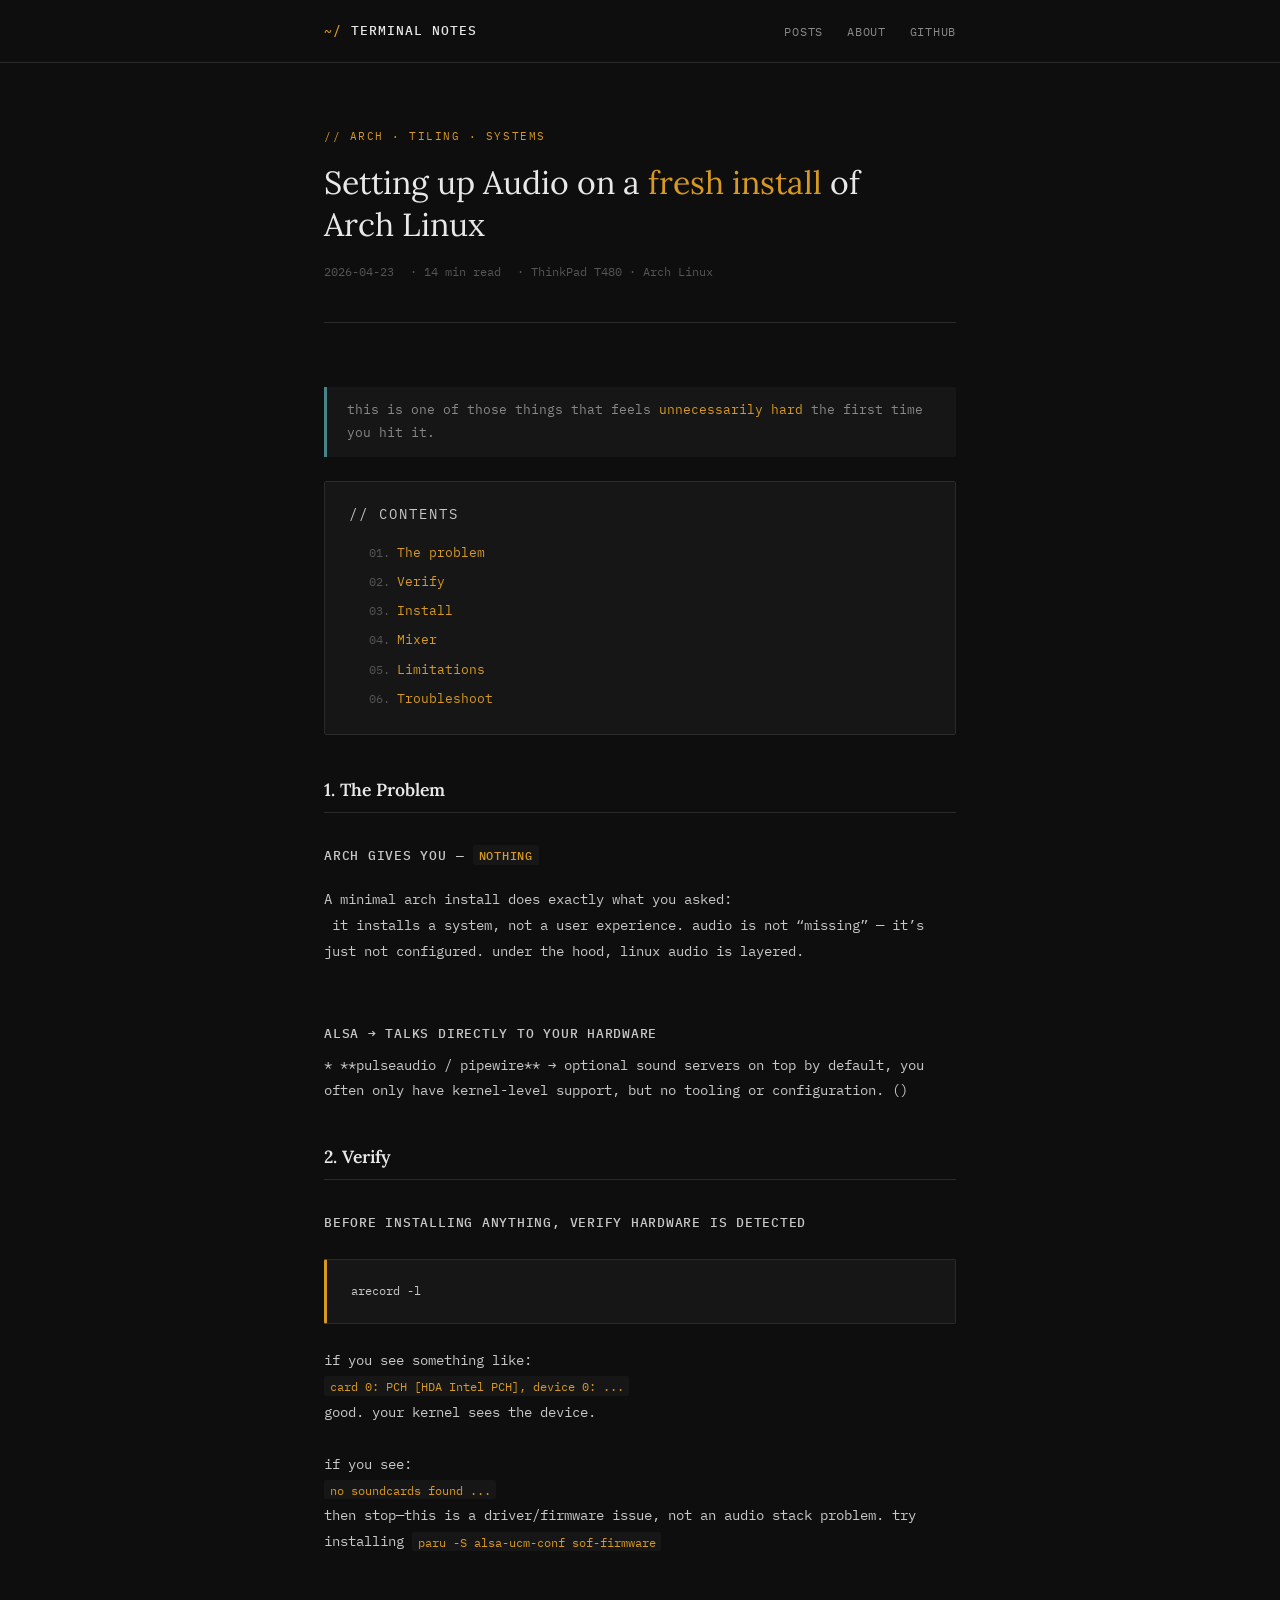
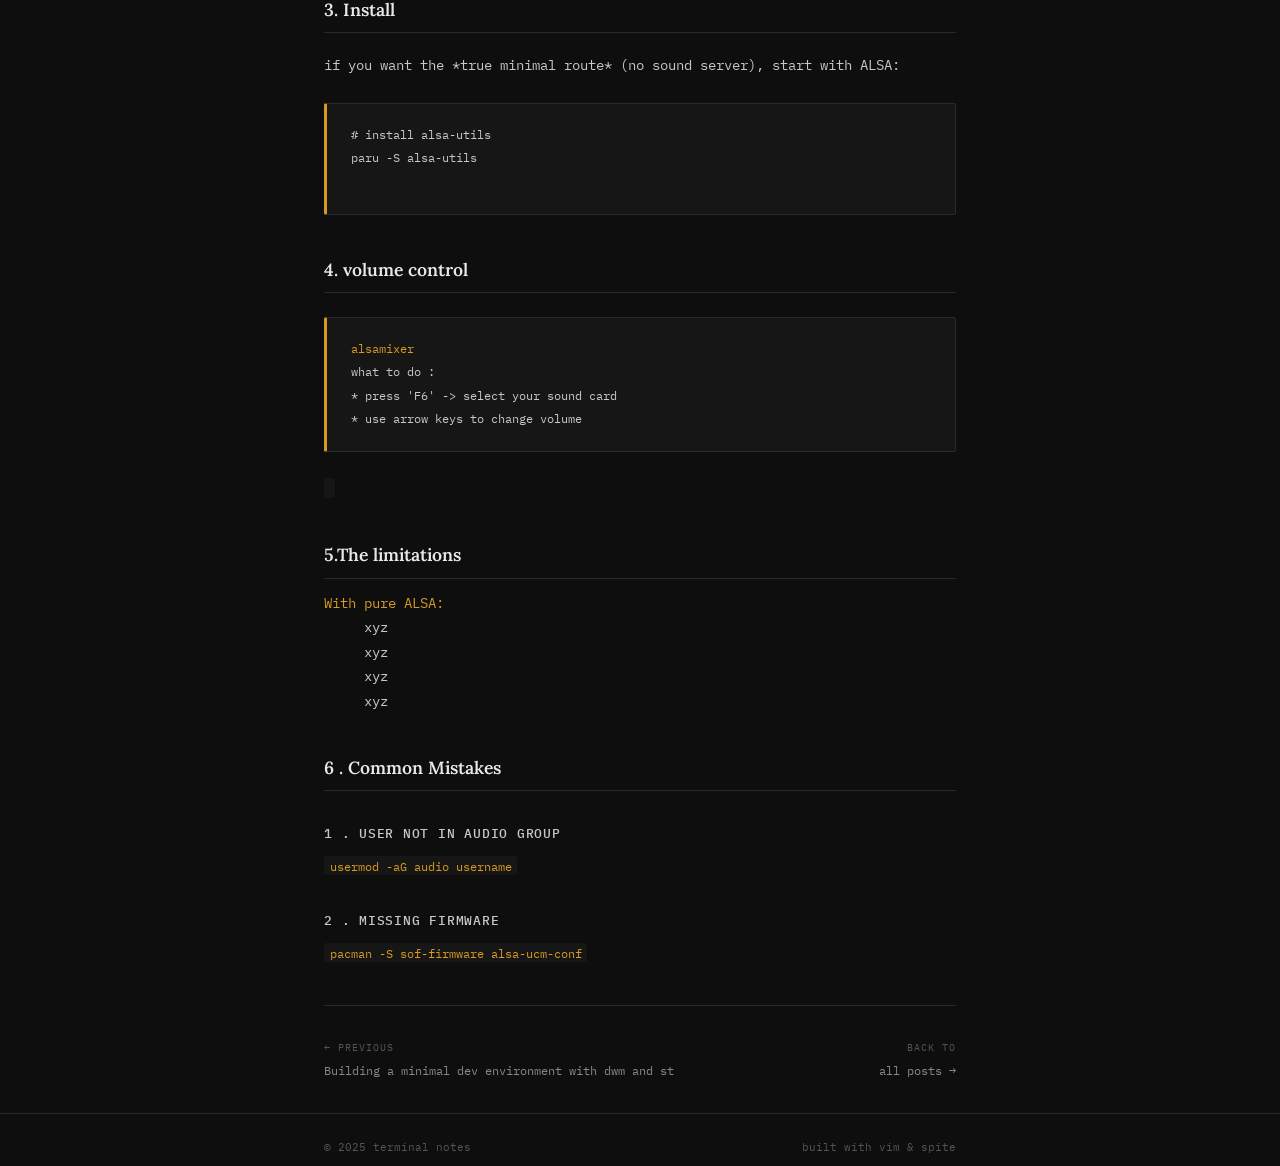
<file: posts/audio.html>
<!DOCTYPE html>
<html lang="en">
<head>
  <meta charset="UTF-8">
  <meta name="viewport" content="width=device-width, initial-scale=1.0">
  <meta name="description" content="A high-performance, keyboard-driven Arch Linux dev environment — WM selection, launcher, hardened Firefox, core tools, UX, dotfile philosophy.">
  <title>Set up Audio on Arch Linux · ~/</title>
  <link rel="stylesheet" href="../assets/css/style.css">
  <link rel="icon" type="image/svg+xml" href="../assets/favicon.svg">
</head>
<body>

<header>
  <div class="inner">
    <a href="../index.html" class="site-name"><span>~/</span>&nbsp;terminal notes</a>
    <nav>
      <a href="../index.html">posts</a>
      <a href="../about.html">about</a>
      <a href="https://github.com/Manav-madhu" target="_blank">github</a>
    </nav>
  </div>
</header>

<main>
  <div class="wrap">
    <div class="post-header">
      <p class="post-tag">// arch · tiling · systems</p>
      <h1>Setting up Audio on a <a href="/post/arch_server.html">fresh install</a> of<br>Arch Linux</h1>
      <div class="post-byline">
        <span>2026-04-23</span>
        <span>14 min read</span>
        <span>ThinkPad T480 · Arch Linux</span>
      </div>
    </div>

    <article class="body">

      <blockquote>
          this is one of those things that feels <a>unnecessarily hard</a> the first time you hit it.
      </blockquote>

      <div class="toc">
        <p class="toc-title">// contents</p>
        <ol>
          <li><a href="#plem">The problem</a></li>
          <li><a href="#vfy">Verify</a></li>
          <li><a href="#inst">Install</a></li>
          <li><a href="#mixer">Mixer</a></li>
          <li><a href="#limit">Limitations</a></li>
          <li><a href="#tshoot">Troubleshoot</a></li>
        </ol>
      </div>

      <!-- ── 1 WINDOW MANAGER ──────────────────────────── -->
      <h2 id="plem">1. The Problem</h2>

      <h3>arch gives you  — <code><bold>nothing</bold></code></h3>

      <p>
      A minimal arch install does exactly what you asked:<br>
      &nbsp;it installs a system, not a <bold>user experience</bold>.
        audio is not “missing” — it’s just not configured.
        under the hood, linux audio is layered. <br><br>
        <h3>ALSA → talks directly to your hardware</h3>
* **pulseaudio / pipewire** → optional sound servers on top

by default, you often only have kernel-level support, but no tooling or configuration. ()
      </p>

      <!-- ── 2 ──────────────────────────────────── -->
      <h2 id="vfy">2. Verify</h2>

      <h3>before installing anything, verify hardware is detected</h3>

<pre><code>arecord -l</code></pre>

<p>if you see something like:<br>

      <code>
          card 0: PCH [HDA Intel PCH], device 0: ...
      </code>
      <br>
good. your kernel sees the device.
<br><br>
if you see:
<br>

      <code>
        no soundcards found ...
      </code>
      <br>
then stop—this is a driver/firmware issue, not an audio stack problem.
try installing <code>paru -S alsa-ucm-conf sof-firmware</code>
</p>
<h2 id="inst">3. Install</h2>
<p>if you want the *true minimal route* (no sound server), start with ALSA:</p>

    <pre><code><span class="inst"># install alsa-utils</span>
paru -S alsa-utils
    </code></pre>
      <h2 id="mixer">4. volume control</h2>

      <p>
      <pre><code><a>alsamixer</a>
what to do :
* press 'F6' -> select your sound card
* use arrow keys to change volume
</pre>
      </code>
      </p>

      <h2 id="limit">5.The limitations</h2>
      <a>
      With pure ALSA:
      <ol>
      <ul>xyz </ul>
      <ul>xyz </ul>
      <ul>xyz </ul>
      <ul>xyz </ul>
      </ol>
      </a>
      <h2 id="tshoot">6 . Common Mistakes</h2>
      <h3>1 . User not in audio GROUP </h3>
      <code>usermod -aG audio username</code>
      <h3>2 . Missing firmware </h3>
      <code>pacman -S sof-firmware alsa-ucm-conf</code>
    </article>

    <div class="post-nav">
      <div>
        <a href="dwm-setup.html">
          <span class="nav-label">← previous</span>
          Building a minimal dev environment with dwm and st
        </a>
      </div>
      <div style="text-align: right;">
        <a href="../index.html">
          <span class="nav-label">back to</span>
          all posts →
        </a>
      </div>
    </div>

  </div>
</main>

<footer>
  <div class="wrap">
    <span>© 2025 terminal notes</span>
    <span>built with vim &amp; spite</span>
  </div>
</footer>

</body>
</html>
</file>
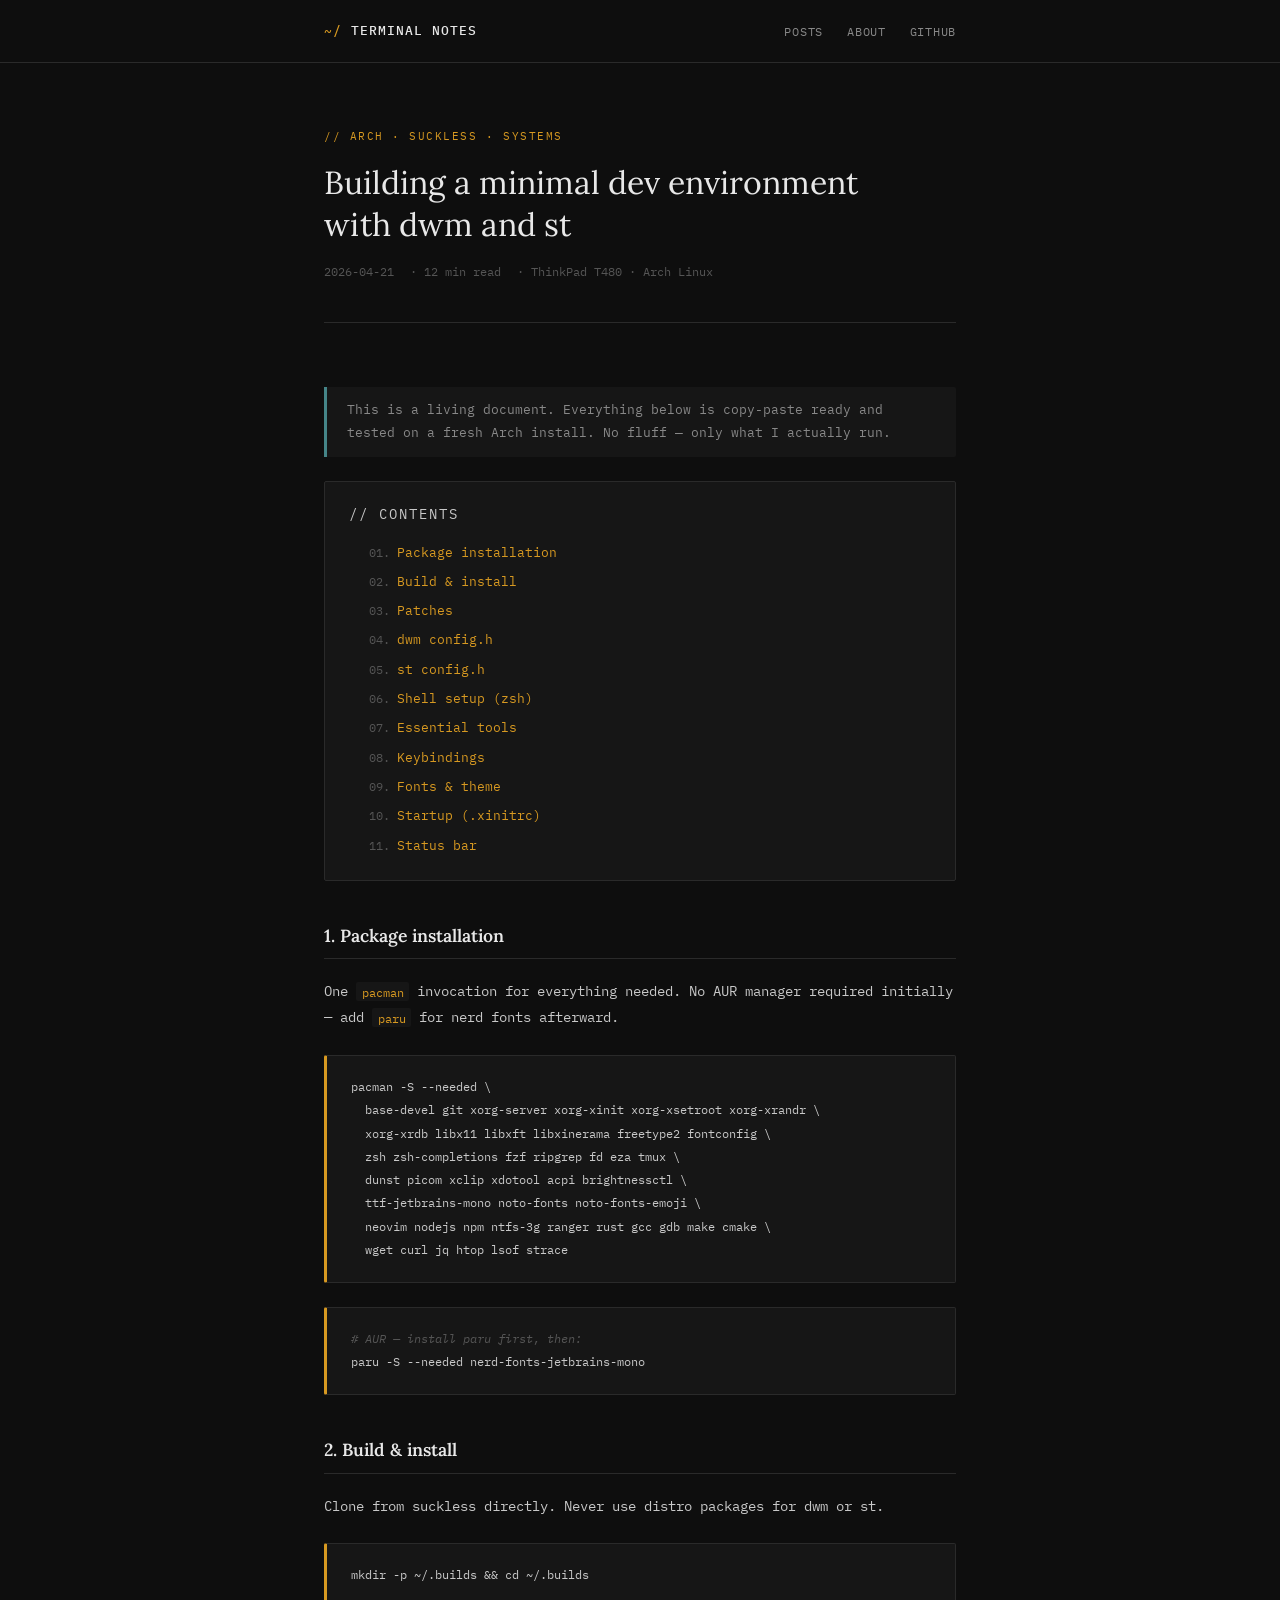
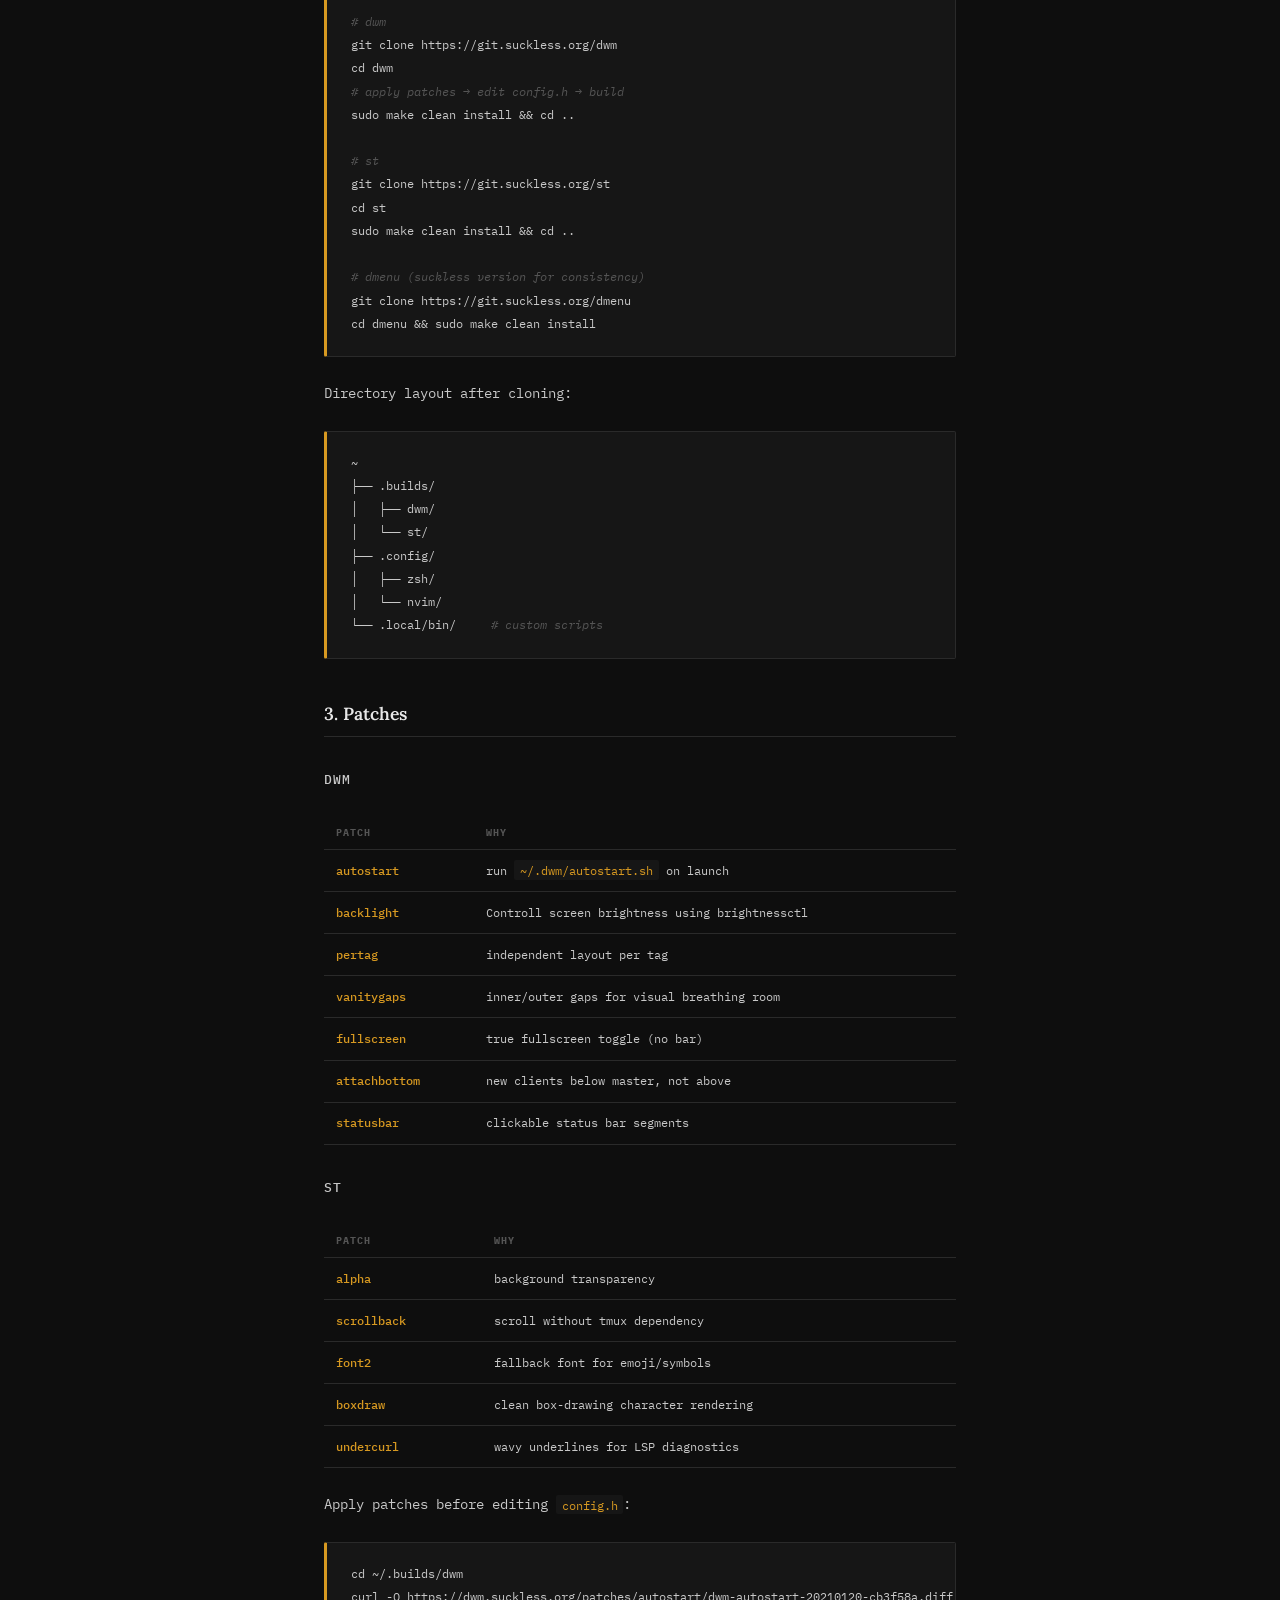
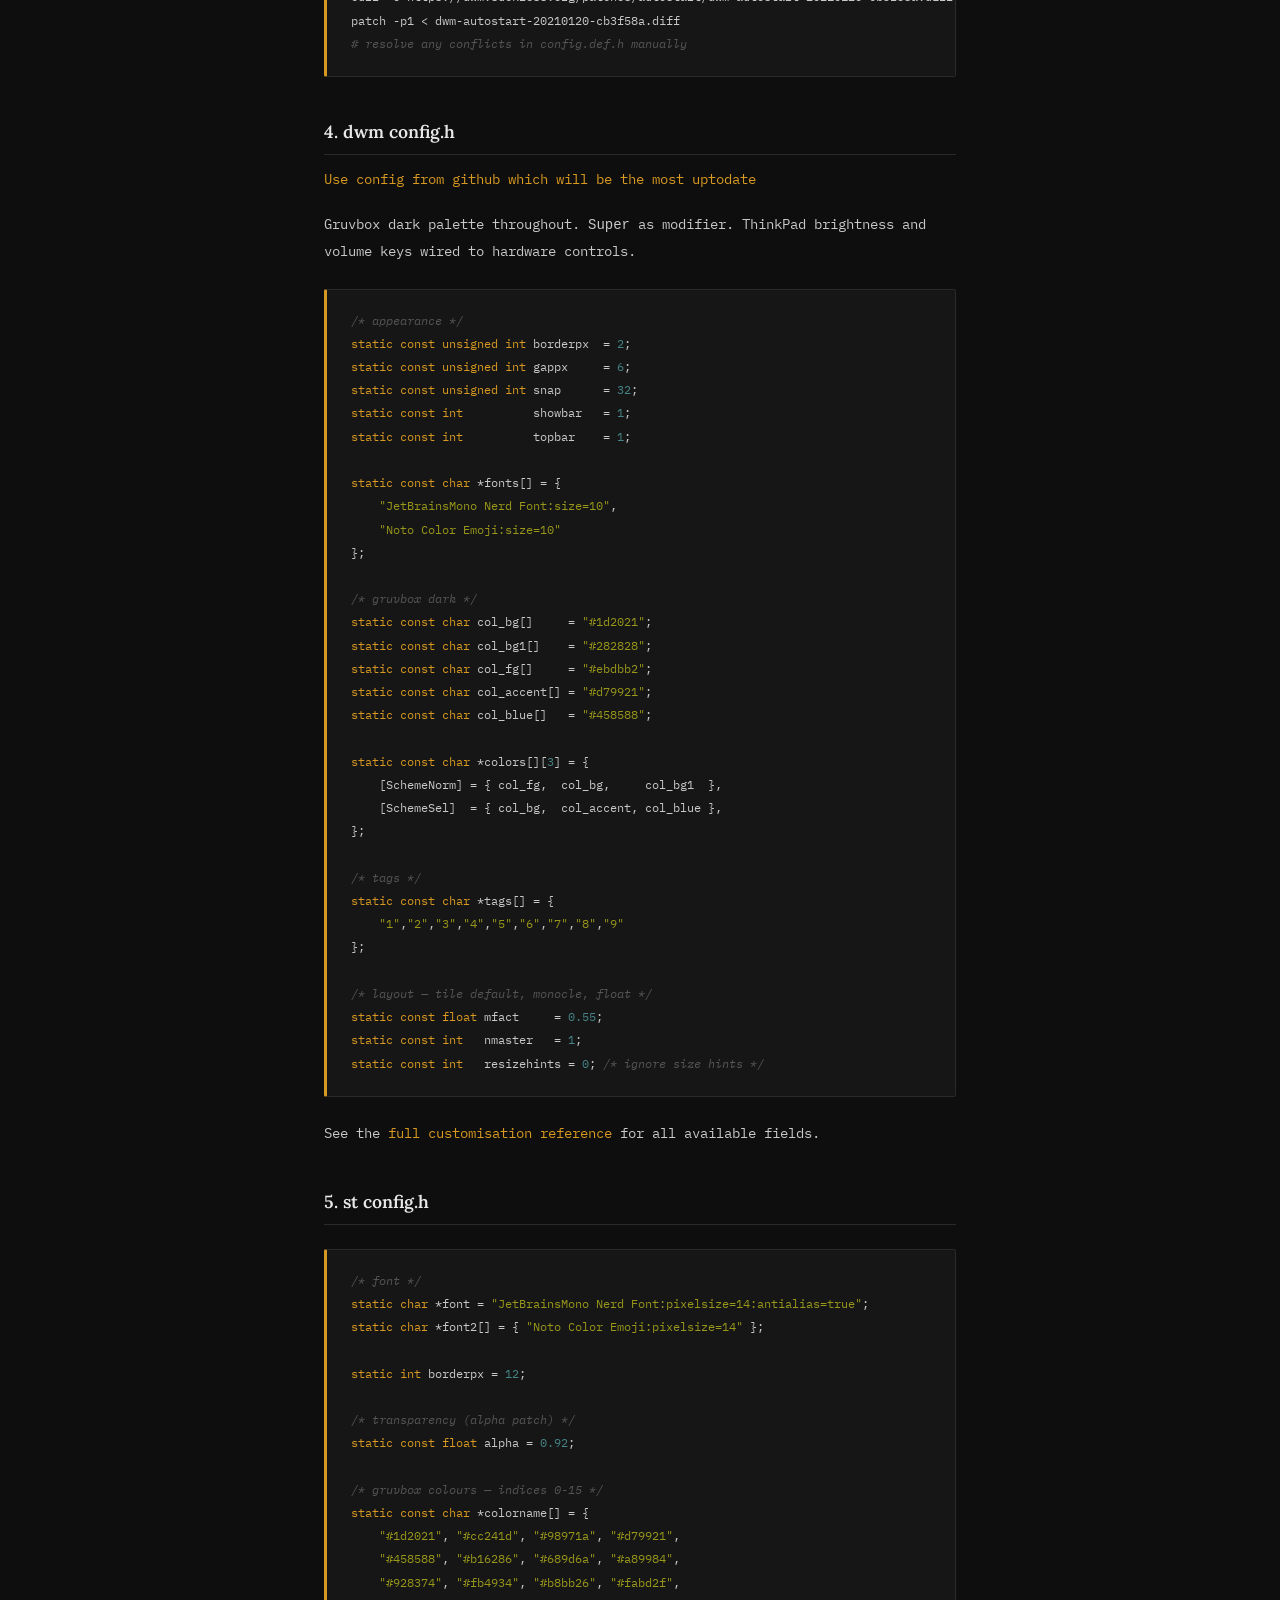
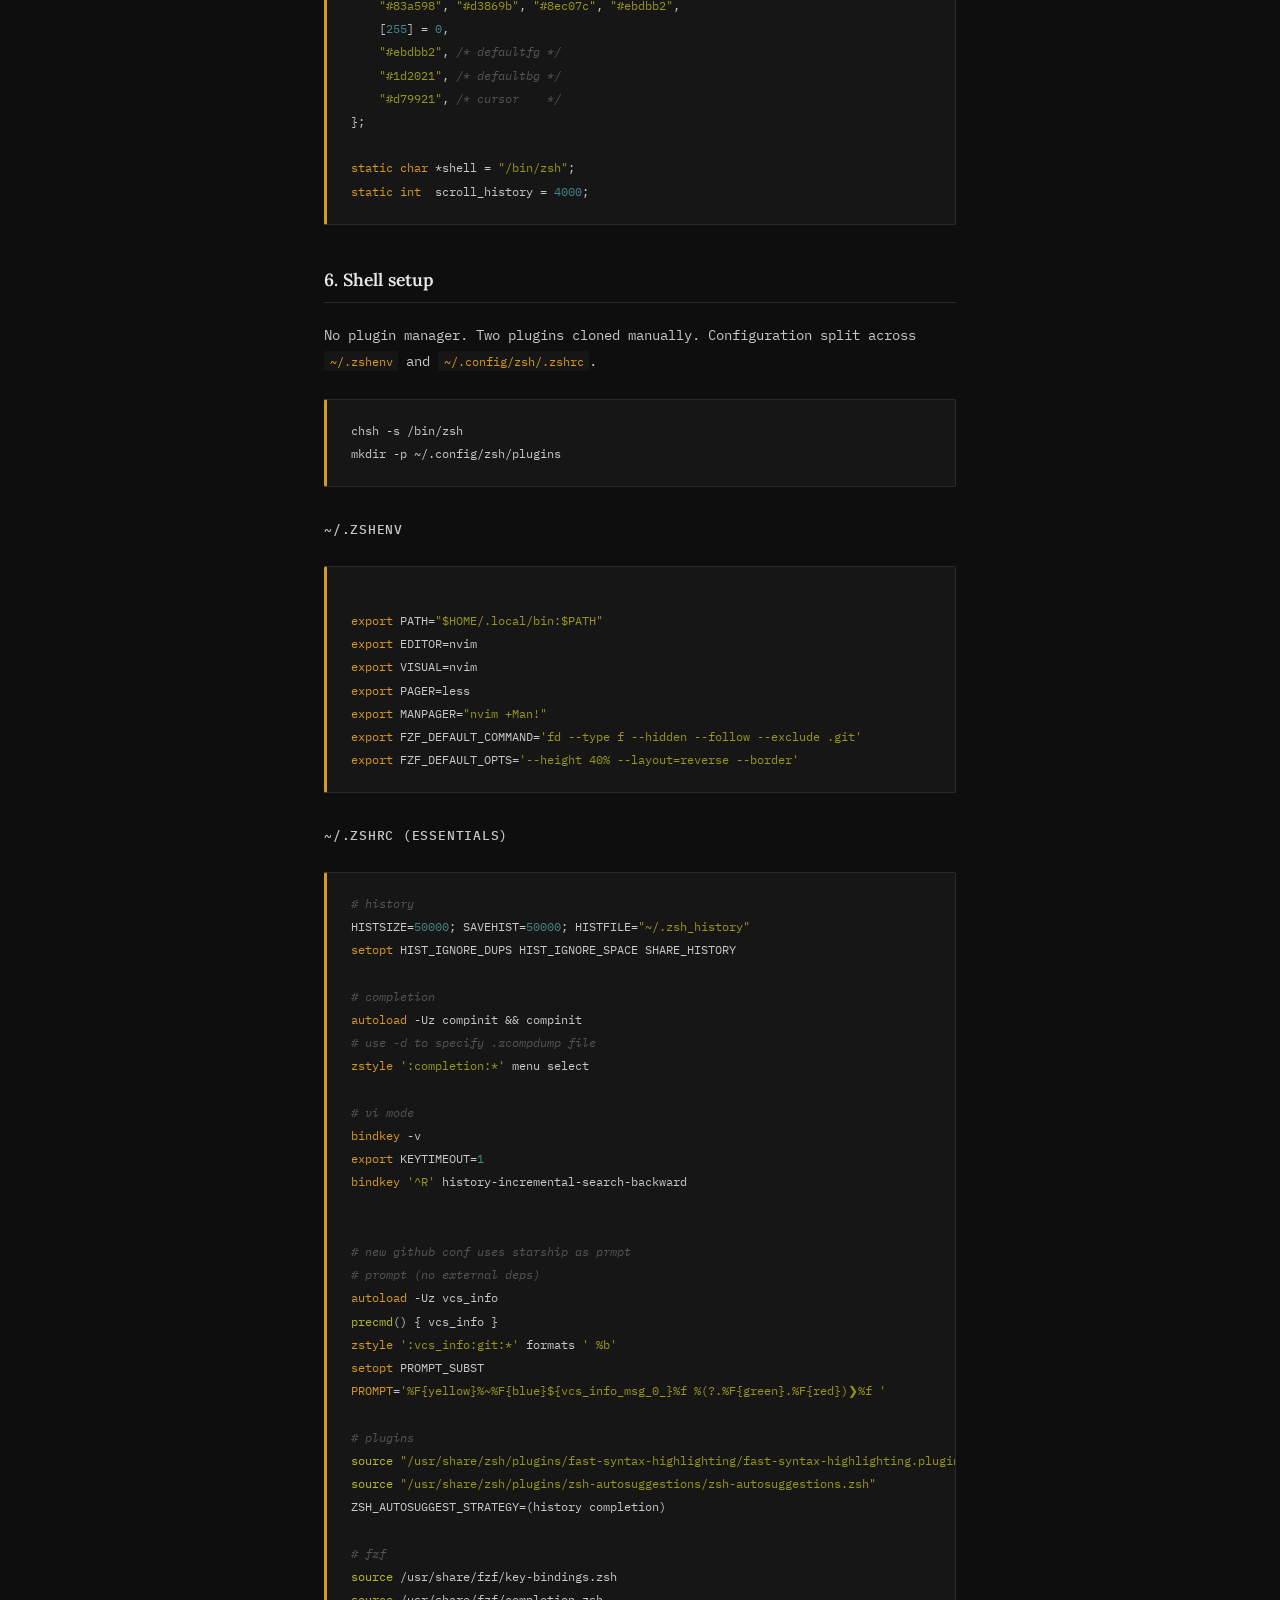
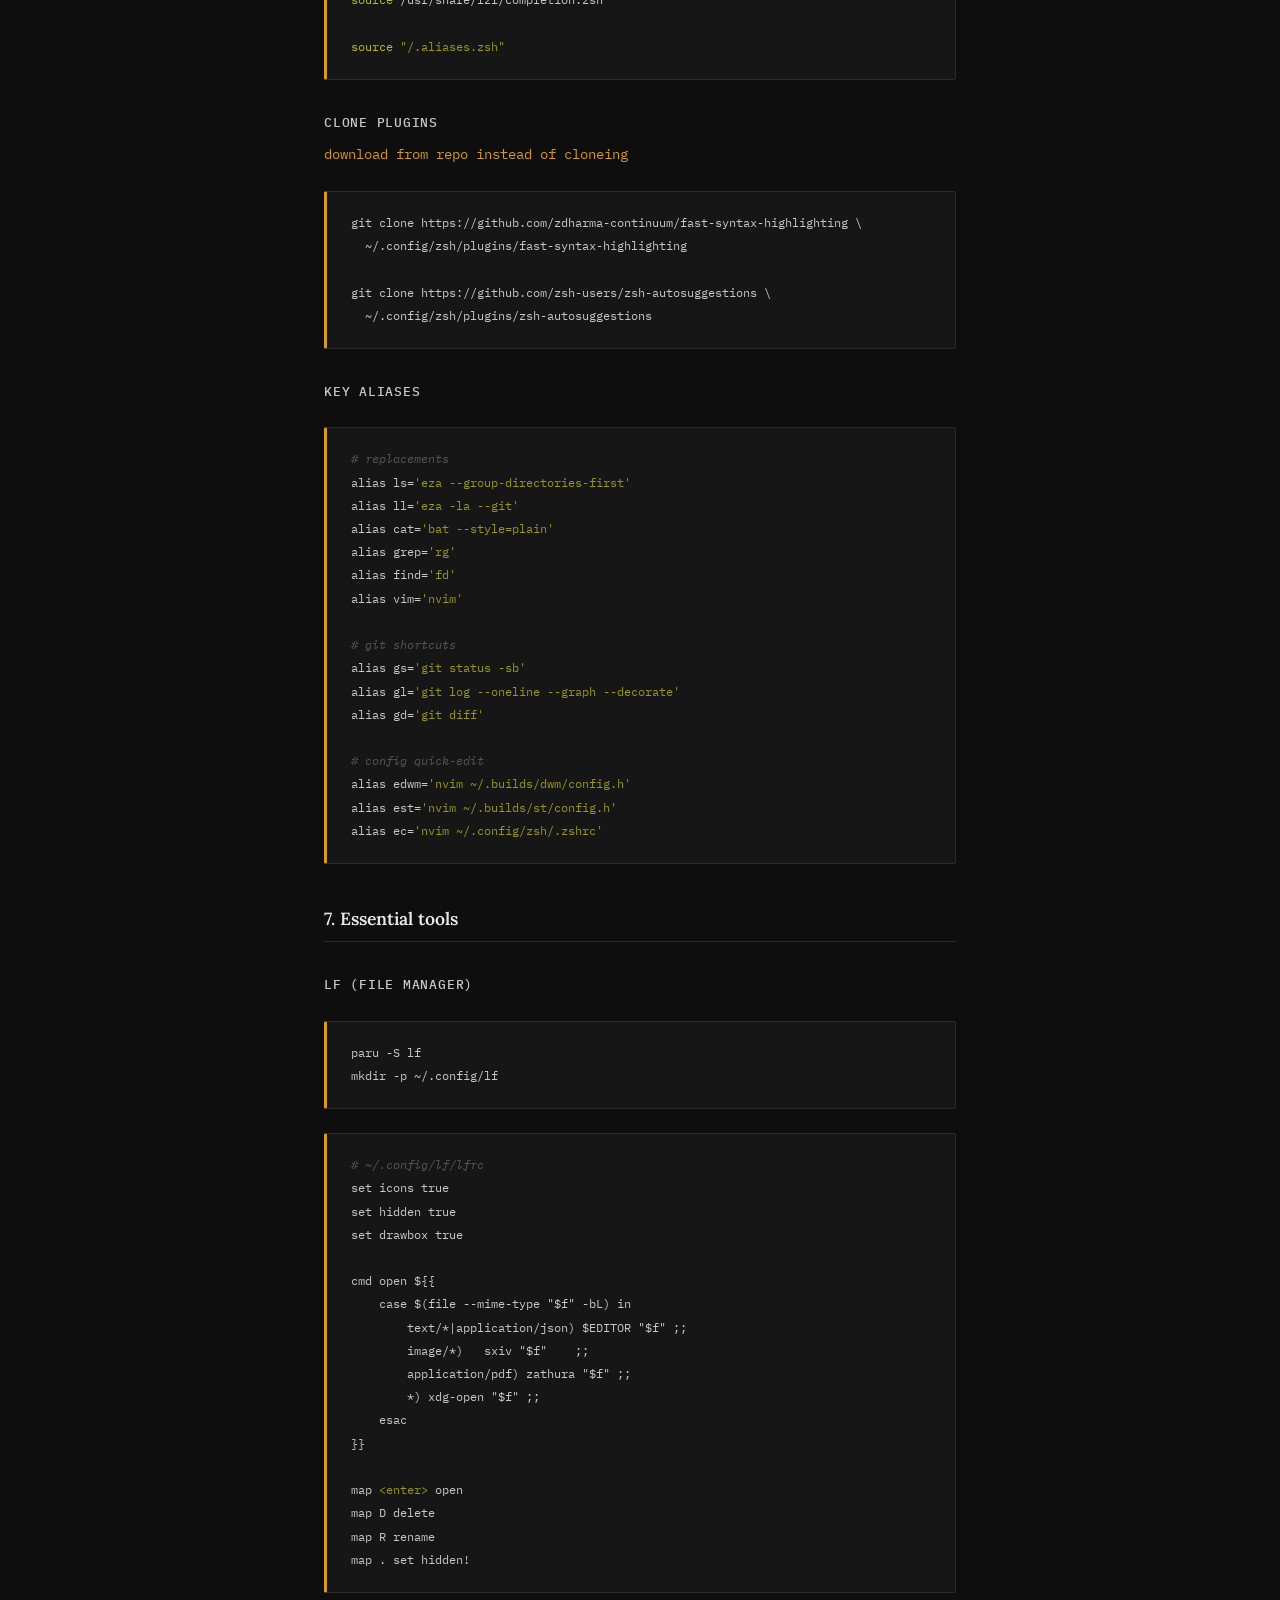
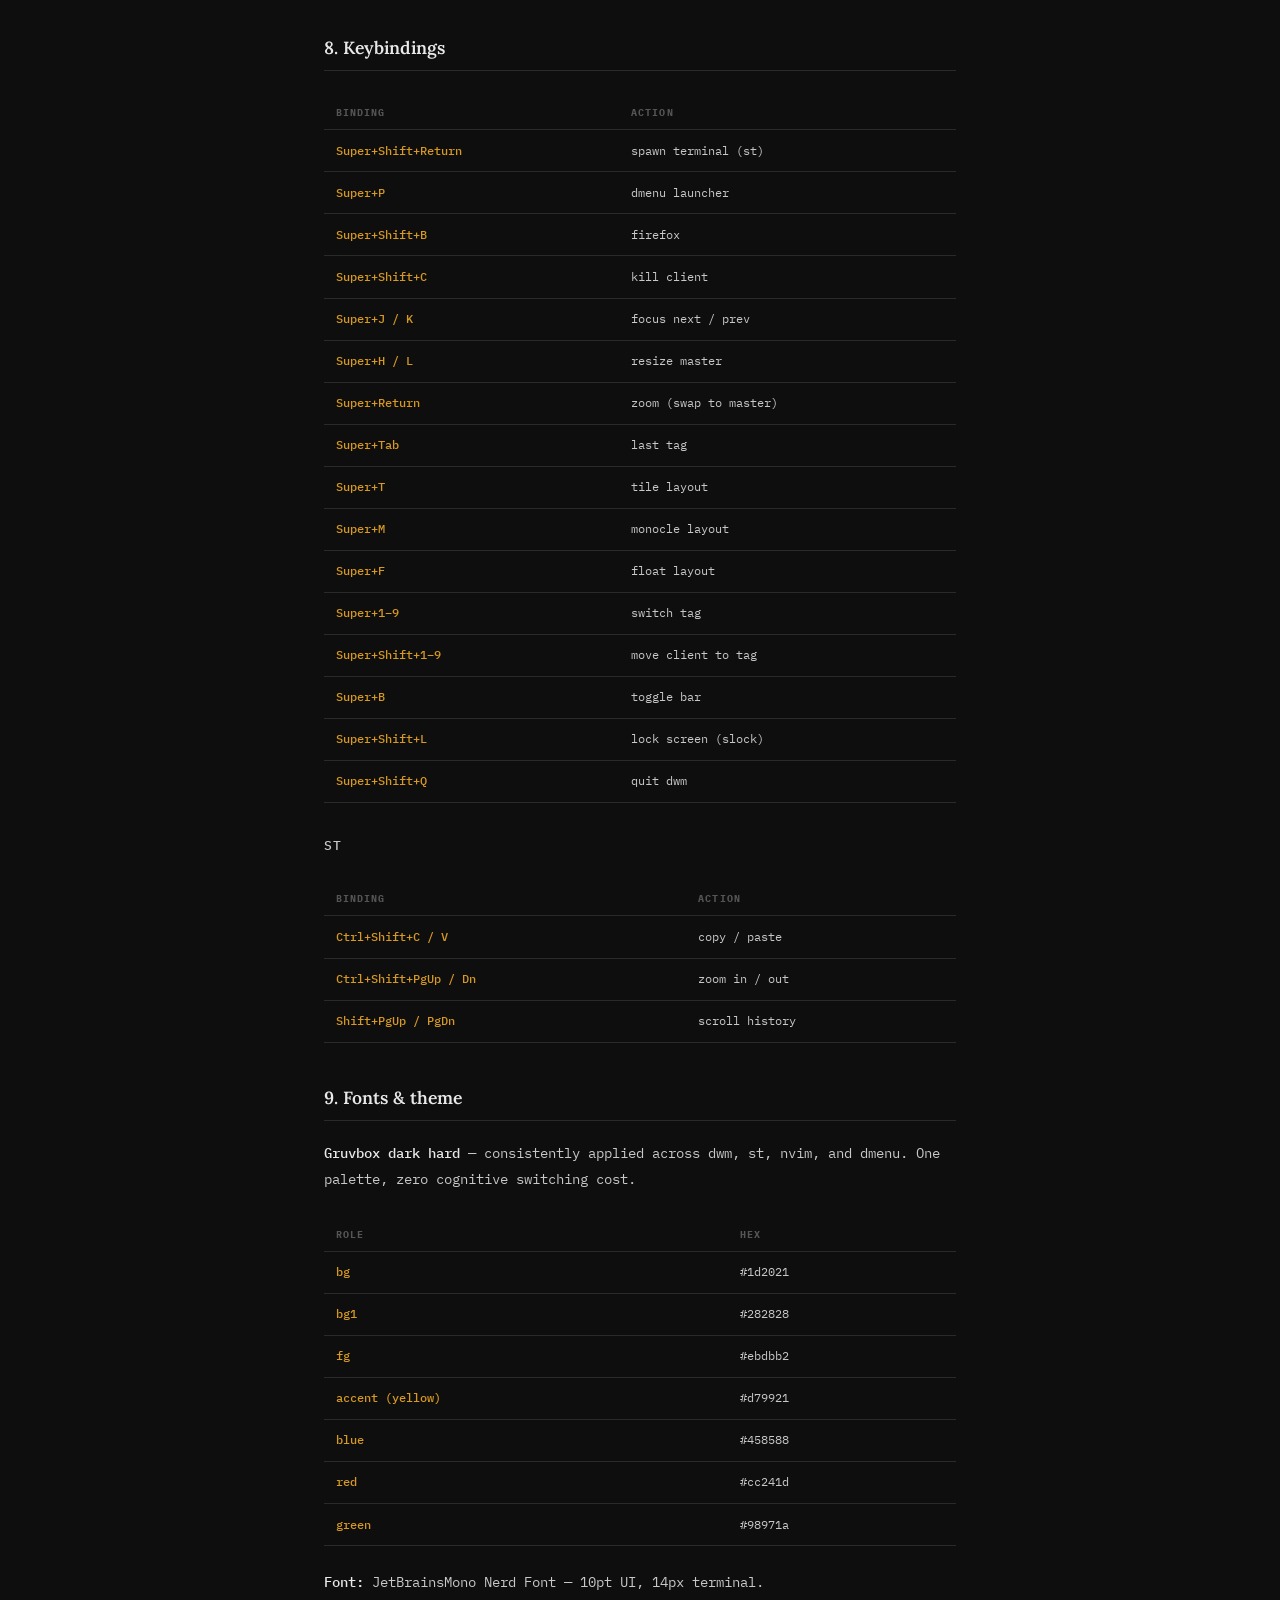
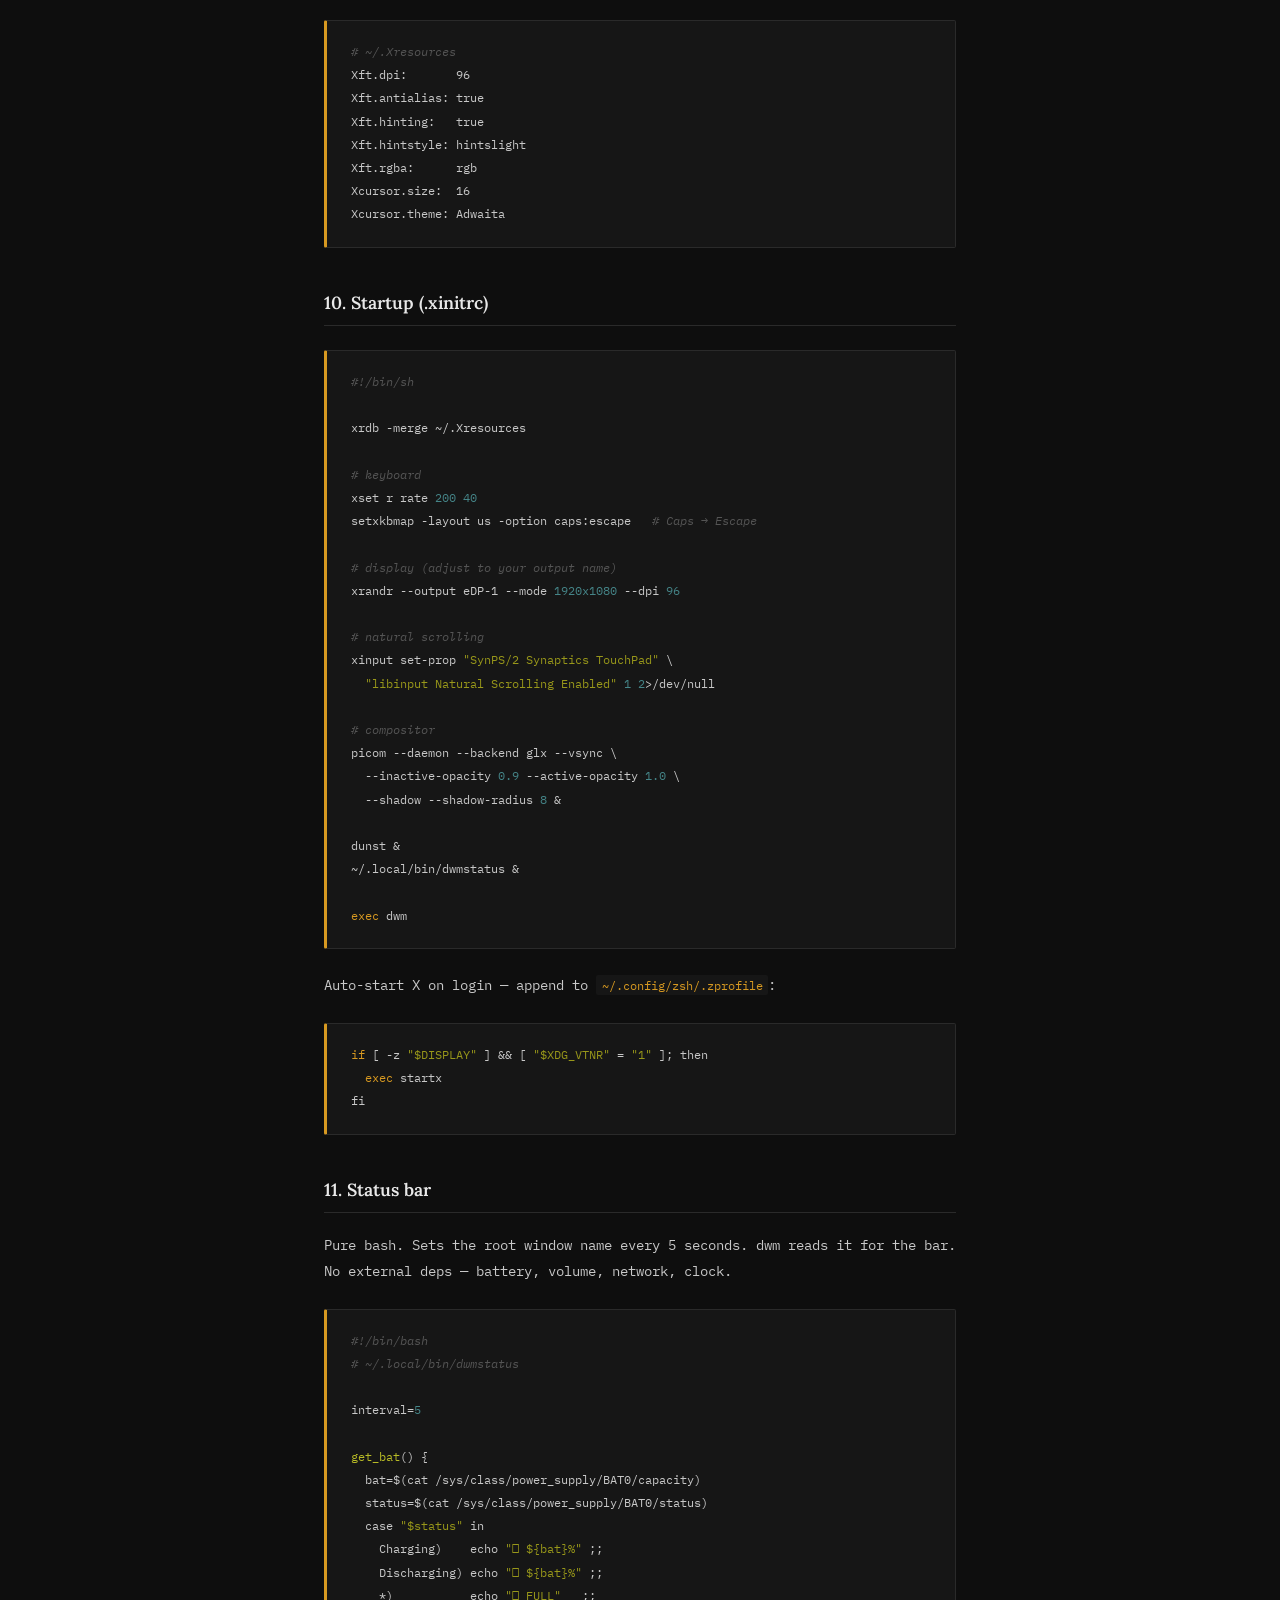
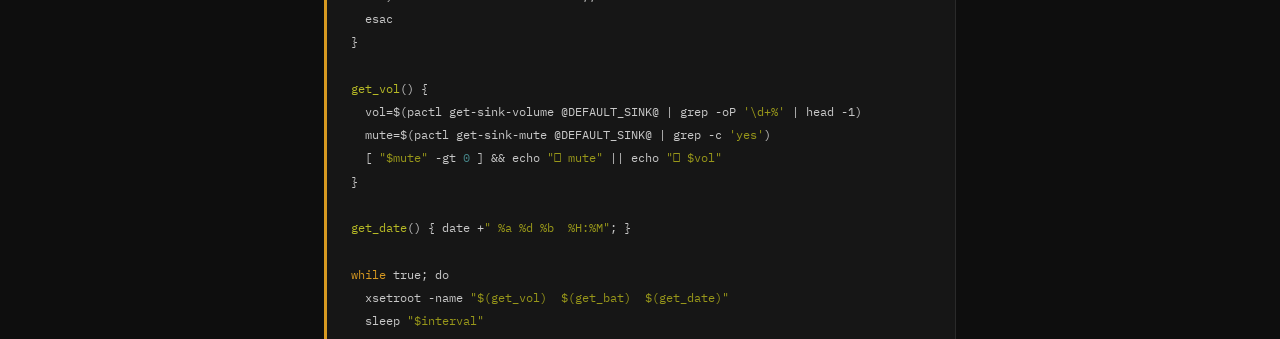
<file: posts/dwm-setup.html>
<!DOCTYPE html>
<html lang="en">
<head>
  <meta charset="UTF-8">
  <meta name="viewport" content="width=device-width, initial-scale=1.0">
  <meta name="description" content="A complete production-ready dwm and st setup on Arch Linux — patches, config.h, status bar, zsh, keybindings.">
  <title>Building a minimal dev environment with dwm and st · ~/</title>
  <link rel="stylesheet" href="../assets/css/style.css">
  <link rel="icon" type="image/svg+xml" href="../assets/favicon.svg">
</head>
<body>

<header>
  <div class="inner">
    <a href="../index.html" class="site-name"><span>~/</span>&nbsp;terminal notes</a>
    <nav>
      <a href="../index.html">posts</a>
      <a href="../about.html">about</a>
      <a href="https://github.com/Manav-madhu" target="_blank">github</a>
    </nav>
  </div>
</header>

<main>
  <div class="wrap">

    <div class="post-header">
      <p class="post-tag">// arch · suckless · systems</p>
      <h1>Building a minimal dev environment<br>with dwm and&nbsp;st</h1>
      <div class="post-byline">
        <span>2026-04-21</span>
        <span>12 min read</span>
        <span>ThinkPad T480 · Arch Linux</span>
      </div>
    </div>

    <article class="body">

      <blockquote>
        This is a living document. Everything below is copy-paste ready and
        tested on a fresh Arch install. No fluff — only what I actually run.
      </blockquote>

      <div class="toc">
        <p class="toc-title">// contents</p>
        <ol>
          <li><a href="#packages">Package installation</a></li>
          <li><a href="#build">Build &amp; install</a></li>
          <li><a href="#patches">Patches</a></li>
          <li><a href="#dwm-config">dwm config.h</a></li>
          <li><a href="#st-config">st config.h</a></li>
          <li><a href="#shell">Shell setup (zsh)</a></li>
          <li><a href="#tools">Essential tools</a></li>
          <li><a href="#keybindings">Keybindings</a></li>
          <li><a href="#theme">Fonts &amp; theme</a></li>
          <li><a href="#startup">Startup (.xinitrc)</a></li>
          <li><a href="#statusbar">Status bar</a></li>
        </ol>
      </div>

      <!-- ── 1 PACKAGES ─────────────────────────────── -->
      <h2 id="packages">1. Package installation</h2>

      <p>
        One <code>pacman</code> invocation for everything needed. No AUR manager
        required initially — add <code>paru</code> for nerd fonts afterward.
      </p>

<pre><code>pacman -S --needed \
  base-devel git xorg-server xorg-xinit xorg-xsetroot xorg-xrandr \
  xorg-xrdb libx11 libxft libxinerama freetype2 fontconfig \
  zsh zsh-completions fzf ripgrep fd eza tmux \
  dunst picom xclip xdotool acpi brightnessctl \
  ttf-jetbrains-mono noto-fonts noto-fonts-emoji \
  neovim nodejs npm ntfs-3g ranger rust gcc gdb make cmake \
  wget curl jq htop lsof strace</code></pre>

<pre><code><span class="cm"># AUR — install paru first, then:</span>
paru -S --needed nerd-fonts-jetbrains-mono</code></pre>

      <!-- ── 2 BUILD ──────────────────────────────────── -->
      <h2 id="build">2. Build &amp; install</h2>

      <p>Clone from suckless directly. Never use distro packages for dwm or st.</p>

<pre><code>mkdir -p ~/.builds && cd ~/.builds

<span class="cm"># dwm</span>
git clone https://git.suckless.org/dwm
cd dwm
<span class="cm"># apply patches → edit config.h → build</span>
sudo make clean install && cd ..

<span class="cm"># st</span>
git clone https://git.suckless.org/st
cd st
sudo make clean install && cd ..

<span class="cm"># dmenu (suckless version for consistency)</span>
git clone https://git.suckless.org/dmenu
cd dmenu && sudo make clean install</code></pre>

      <p>Directory layout after cloning:</p>

<pre><code>~
├── .builds/
│   ├── dwm/
│   └── st/
├── .config/
│   ├── zsh/
│   └── nvim/
└── .local/bin/     <span class="cm"># custom scripts</span>
</code></pre>

      <!-- ── 3 PATCHES ───────────────────────────────── -->
      <h2 id="patches">3. Patches</h2>

      <h3>dwm</h3>

      <table>
        <thead>
          <tr><th>patch</th><th>why</th></tr>
        </thead>
        <tbody>
          <tr><td>autostart</td><td>run <code>~/.dwm/autostart.sh</code> on launch</td></tr>
          <tr><td>backlight</td><td>Controll screen brightness using brightnessctl</td></tr>
          <tr><td>pertag</td><td>independent layout per tag</td></tr>
          <tr><td>vanitygaps</td><td>inner/outer gaps for visual breathing room</td></tr>
          <tr><td>fullscreen</td><td>true fullscreen toggle (no bar)</td></tr>
          <tr><td>attachbottom</td><td>new clients below master, not above</td></tr>
          <tr><td>statusbar</td><td>clickable status bar segments</td></tr>
        </tbody>
      </table>

      <h3>st</h3>

      <table>
        <thead>
          <tr><th>patch</th><th>why</th></tr>
        </thead>
        <tbody>
          <tr><td>alpha</td><td>background transparency</td></tr>
          <tr><td>scrollback</td><td>scroll without tmux dependency</td></tr>
          <tr><td>font2</td><td>fallback font for emoji/symbols</td></tr>
          <tr><td>boxdraw</td><td>clean box-drawing character rendering</td></tr>
          <tr><td>undercurl</td><td>wavy underlines for LSP diagnostics</td></tr>
        </tbody>
      </table>

      <p>Apply patches before editing <code>config.h</code>:</p>

<pre><code>cd ~/.builds/dwm
curl -O https://dwm.suckless.org/patches/autostart/dwm-autostart-20210120-cb3f58a.diff
patch -p1 < dwm-autostart-20210120-cb3f58a.diff
<span class="cm"># resolve any conflicts in config.def.h manually</span></code></pre>

      <!-- ── 4 DWM CONFIG ─────────────────────────────── -->
      <h2 id="dwm-config">4. dwm config.h</h2>
      <a href="https://github.com/Manav-madhu/dotfiles">Use config from github which will be the most uptodate</a>

      <p>
        Gruvbox dark palette throughout. <kbd>Super</kbd> as modifier.
        ThinkPad brightness and volume keys wired to hardware controls.
      </p>

<pre><code><span class="cm">/* appearance */</span>
<span class="kw">static const unsigned int</span> borderpx  = <span class="nu">2</span>;
<span class="kw">static const unsigned int</span> gappx     = <span class="nu">6</span>;
<span class="kw">static const unsigned int</span> snap      = <span class="nu">32</span>;
<span class="kw">static const int</span>          showbar   = <span class="nu">1</span>;
<span class="kw">static const int</span>          topbar    = <span class="nu">1</span>;

<span class="kw">static const char</span> *fonts[] = {
    <span class="st">"JetBrainsMono Nerd Font:size=10"</span>,
    <span class="st">"Noto Color Emoji:size=10"</span>
};

<span class="cm">/* gruvbox dark */</span>
<span class="kw">static const char</span> col_bg[]     = <span class="st">"#1d2021"</span>;
<span class="kw">static const char</span> col_bg1[]    = <span class="st">"#282828"</span>;
<span class="kw">static const char</span> col_fg[]     = <span class="st">"#ebdbb2"</span>;
<span class="kw">static const char</span> col_accent[] = <span class="st">"#d79921"</span>;
<span class="kw">static const char</span> col_blue[]   = <span class="st">"#458588"</span>;

<span class="kw">static const char</span> *colors[][<span class="nu">3</span>] = {
    [SchemeNorm] = { col_fg,  col_bg,     col_bg1  },
    [SchemeSel]  = { col_bg,  col_accent, col_blue },
};

<span class="cm">/* tags */</span>
<span class="kw">static const char</span> *tags[] = {
    <span class="st">"1"</span>,<span class="st">"2"</span>,<span class="st">"3"</span>,<span class="st">"4"</span>,<span class="st">"5"</span>,<span class="st">"6"</span>,<span class="st">"7"</span>,<span class="st">"8"</span>,<span class="st">"9"</span>
};

<span class="cm">/* layout — tile default, monocle, float */</span>
<span class="kw">static const float</span> mfact     = <span class="nu">0.55</span>;
<span class="kw">static const int</span>   nmaster   = <span class="nu">1</span>;
<span class="kw">static const int</span>   resizehints = <span class="nu">0</span>; <span class="cm">/* ignore size hints */</span></code></pre>

      <p>See the <a href="https://dwm.suckless.org/customisation/" target="_blank">full customisation reference</a> for all available fields.</p>

      <!-- ── 5 ST CONFIG ──────────────────────────────── -->
      <h2 id="st-config">5. st config.h</h2>

<pre><code><span class="cm">/* font */</span>
<span class="kw">static char</span> *font = <span class="st">"JetBrainsMono Nerd Font:pixelsize=14:antialias=true"</span>;
<span class="kw">static char</span> *font2[] = { <span class="st">"Noto Color Emoji:pixelsize=14"</span> };

<span class="kw">static int</span> borderpx = <span class="nu">12</span>;

<span class="cm">/* transparency (alpha patch) */</span>
<span class="kw">static const float</span> alpha = <span class="nu">0.92</span>;

<span class="cm">/* gruvbox colours — indices 0-15 */</span>
<span class="kw">static const char</span> *colorname[] = {
    <span class="st">"#1d2021"</span>, <span class="st">"#cc241d"</span>, <span class="st">"#98971a"</span>, <span class="st">"#d79921"</span>,
    <span class="st">"#458588"</span>, <span class="st">"#b16286"</span>, <span class="st">"#689d6a"</span>, <span class="st">"#a89984"</span>,
    <span class="st">"#928374"</span>, <span class="st">"#fb4934"</span>, <span class="st">"#b8bb26"</span>, <span class="st">"#fabd2f"</span>,
    <span class="st">"#83a598"</span>, <span class="st">"#d3869b"</span>, <span class="st">"#8ec07c"</span>, <span class="st">"#ebdbb2"</span>,
    [<span class="nu">255</span>] = <span class="nu">0</span>,
    <span class="st">"#ebdbb2"</span>, <span class="cm">/* defaultfg */</span>
    <span class="st">"#1d2021"</span>, <span class="cm">/* defaultbg */</span>
    <span class="st">"#d79921"</span>, <span class="cm">/* cursor    */</span>
};

<span class="kw">static char</span> *shell = <span class="st">"/bin/zsh"</span>;
<span class="kw">static int</span>  scroll_history = <span class="nu">4000</span>;</code></pre>

      <!-- ── 6 SHELL ───────────────────────────────────── -->
      <h2 id="shell">6. Shell setup</h2>

      <p>
        No plugin manager. Two plugins cloned manually.
        Configuration split across <code>~/.zshenv</code> and <code>~/.config/zsh/.zshrc</code>.
      </p>

<pre><code>chsh -s /bin/zsh
mkdir -p ~/.config/zsh/plugins</code></pre>

      <h3>~/.zshenv</h3>

<pre><code>
<span class="kw">export</span> PATH=<span class="st">"$HOME/.local/bin:$PATH"</span>
<span class="kw">export</span> EDITOR=nvim
<span class="kw">export</span> VISUAL=nvim
<span class="kw">export</span> PAGER=less
<span class="kw">export</span> MANPAGER=<span class="st">"nvim +Man!"</span>
<span class="kw">export</span> FZF_DEFAULT_COMMAND=<span class="st">'fd --type f --hidden --follow --exclude .git'</span>
<span class="kw">export</span> FZF_DEFAULT_OPTS=<span class="st">'--height 40% --layout=reverse --border'</span></code></pre>

      <h3>~/.zshrc (essentials)</h3>

<pre><code><span class="cm"># history</span>
HISTSIZE=<span class="nu">50000</span>; SAVEHIST=<span class="nu">50000</span>; HISTFILE=<span class="st">"~/.zsh_history"</span>
<span class="kw">setopt</span> HIST_IGNORE_DUPS HIST_IGNORE_SPACE SHARE_HISTORY

<span class="cm"># completion</span>
<span class="kw">autoload</span> -Uz compinit && compinit </span>
<span class="cm"># use -d to specify .zcompdump file</span>
<span class="kw">zstyle</span> <span class="st">':completion:*'</span> menu select

<span class="cm"># vi mode</span>
<span class="kw">bindkey</span> -v
<span class="kw">export</span> KEYTIMEOUT=<span class="nu">1</span>
<span class="kw">bindkey</span> <span class="st">'^R'</span> history-incremental-search-backward


<span class="cm"># new github conf uses starship as prmpt</span>
<span class="cm"># prompt (no external deps)</span>
<span class="kw">autoload</span> -Uz vcs_info
<span class="fn">precmd</span>() { vcs_info }
<span class="kw">zstyle</span> <span class="st">':vcs_info:git:*'</span> formats <span class="st">' %b'</span>
<span class="kw">setopt</span> PROMPT_SUBST
<span class="kw">PROMPT</span>=<span class="st">'%F{yellow}%~%F{blue}${vcs_info_msg_0_}%f %(?.%F{green}.%F{red})❯%f '</span>

<span class="cm"># plugins</span>
<span class="fn">source</span> <span class="st">"/usr/share/zsh/plugins/fast-syntax-highlighting/fast-syntax-highlighting.plugin.zsh"</span>
<span class="fn">source</span> <span class="st">"/usr/share/zsh/plugins/zsh-autosuggestions/zsh-autosuggestions.zsh"</span>
ZSH_AUTOSUGGEST_STRATEGY=(history completion)

<span class="cm"># fzf</span>
<span class="fn">source</span> /usr/share/fzf/key-bindings.zsh
<span class="fn">source</span> /usr/share/fzf/completion.zsh

<span class="fn">source</span> <span class="st">"/.aliases.zsh"</span></code></pre>

      <h3>Clone plugins</h3>
      <a>download from repo instead of cloneing</a>

<pre><code>git clone https://github.com/zdharma-continuum/fast-syntax-highlighting \
  ~/.config/zsh/plugins/fast-syntax-highlighting

git clone https://github.com/zsh-users/zsh-autosuggestions \
  ~/.config/zsh/plugins/zsh-autosuggestions</code></pre>

      <h3>Key aliases</h3>

<pre><code><span class="cm"># replacements</span>
alias ls=<span class="st">'eza --group-directories-first'</span>
alias ll=<span class="st">'eza -la --git'</span>
alias cat=<span class="st">'bat --style=plain'</span>
alias grep=<span class="st">'rg'</span>
alias find=<span class="st">'fd'</span>
alias vim=<span class="st">'nvim'</span>

<span class="cm"># git shortcuts</span>
alias gs=<span class="st">'git status -sb'</span>
alias gl=<span class="st">'git log --oneline --graph --decorate'</span>
alias gd=<span class="st">'git diff'</span>

<span class="cm"># config quick-edit</span>
alias edwm=<span class="st">'nvim ~/.builds/dwm/config.h'</span>
alias est=<span class="st">'nvim ~/.builds/st/config.h'</span>
alias ec=<span class="st">'nvim ~/.config/zsh/.zshrc'</span></code></pre>

      <!-- ── 7 TOOLS ─────────────────────────────────── -->
      <h2 id="tools">7. Essential tools</h2>

      <h3>lf (file manager)</h3>

<pre><code>paru -S lf
mkdir -p ~/.config/lf</code></pre>

<pre><code><span class="cm"># ~/.config/lf/lfrc</span>
set icons true
set hidden true
set drawbox true

cmd open ${{
    case $(file --mime-type "$f" -bL) in
        text/*|application/json) $EDITOR "$f" ;;
        image/*)   sxiv "$f"    ;;
        application/pdf) zathura "$f" ;;
        *) xdg-open "$f" ;;
    esac
}}

map <span class="st">&lt;enter&gt;</span> open
map D delete
map R rename
map . set hidden!</code></pre>

      <!-- ── 8 KEYBINDINGS ──────────────────────────── -->
      <h2 id="keybindings">8. Keybindings</h2>

      <table>
        <thead><tr><th>binding</th><th>action</th></tr></thead>
        <tbody>
          <tr><td>Super+Shift+Return</td><td>spawn terminal (st)</td></tr>
          <tr><td>Super+P</td><td>dmenu launcher</td></tr>
          <tr><td>Super+Shift+B</td><td>firefox</td></tr>
          <tr><td>Super+Shift+C</td><td>kill client</td></tr>
          <tr><td>Super+J / K</td><td>focus next / prev</td></tr>
          <tr><td>Super+H / L</td><td>resize master</td></tr>
          <tr><td>Super+Return</td><td>zoom (swap to master)</td></tr>
          <tr><td>Super+Tab</td><td>last tag</td></tr>
          <tr><td>Super+T</td><td>tile layout</td></tr>
          <tr><td>Super+M</td><td>monocle layout</td></tr>
          <tr><td>Super+F</td><td>float layout</td></tr>
          <tr><td>Super+1–9</td><td>switch tag</td></tr>
          <tr><td>Super+Shift+1–9</td><td>move client to tag</td></tr>
          <tr><td>Super+B</td><td>toggle bar</td></tr>
          <tr><td>Super+Shift+L</td><td>lock screen (slock)</td></tr>
          <tr><td>Super+Shift+Q</td><td>quit dwm</td></tr>
        </tbody>
      </table>

      <h3>st</h3>

      <table>
        <thead><tr><th>binding</th><th>action</th></tr></thead>
        <tbody>
          <tr><td>Ctrl+Shift+C / V</td><td>copy / paste</td></tr>
          <tr><td>Ctrl+Shift+PgUp / Dn</td><td>zoom in / out</td></tr>
          <tr><td>Shift+PgUp / PgDn</td><td>scroll history</td></tr>
        </tbody>
      </table>

      <!-- ── 9 THEME ─────────────────────────────────── -->
      <h2 id="theme">9. Fonts &amp; theme</h2>

      <p>
        <strong>Gruvbox dark hard</strong> — consistently applied across dwm,
        st, nvim, and dmenu. One palette, zero cognitive switching cost.
      </p>

      <table>
        <thead><tr><th>role</th><th>hex</th></tr></thead>
        <tbody>
          <tr><td>bg</td><td>#1d2021</td></tr>
          <tr><td>bg1</td><td>#282828</td></tr>
          <tr><td>fg</td><td>#ebdbb2</td></tr>
          <tr><td>accent (yellow)</td><td>#d79921</td></tr>
          <tr><td>blue</td><td>#458588</td></tr>
          <tr><td>red</td><td>#cc241d</td></tr>
          <tr><td>green</td><td>#98971a</td></tr>
        </tbody>
      </table>

      <p><strong>Font:</strong> JetBrainsMono Nerd Font — 10pt UI, 14px terminal.</p>

<pre><code><span class="cm"># ~/.Xresources</span>
Xft.dpi:       96
Xft.antialias: true
Xft.hinting:   true
Xft.hintstyle: hintslight
Xft.rgba:      rgb
Xcursor.size:  16
Xcursor.theme: Adwaita</code></pre>

      <!-- ── 10 STARTUP ────────────────────────────── -->
      <h2 id="startup">10. Startup (.xinitrc)</h2>

<pre><code><span class="cm">#!/bin/sh</span>

xrdb -merge ~/.Xresources

<span class="cm"># keyboard</span>
xset r rate <span class="nu">200</span> <span class="nu">40</span>
setxkbmap -layout us -option caps:escape   <span class="cm"># Caps → Escape</span>

<span class="cm"># display (adjust to your output name)</span>
xrandr --output eDP-1 --mode <span class="nu">1920x1080</span> --dpi <span class="nu">96</span>

<span class="cm"># natural scrolling</span>
xinput set-prop <span class="st">"SynPS/2 Synaptics TouchPad"</span> \
  <span class="st">"libinput Natural Scrolling Enabled"</span> <span class="nu">1</span> <span class="nu">2</span>>/dev/null

<span class="cm"># compositor</span>
picom --daemon --backend glx --vsync \
  --inactive-opacity <span class="nu">0.9</span> --active-opacity <span class="nu">1.0</span> \
  --shadow --shadow-radius <span class="nu">8</span> &

dunst &
~/.local/bin/dwmstatus &

<span class="kw">exec</span> dwm</code></pre>

      <p>Auto-start X on login — append to <code>~/.config/zsh/.zprofile</code>:</p>

<pre><code><span class="kw">if</span> [ -z <span class="st">"$DISPLAY"</span> ] && [ <span class="st">"$XDG_VTNR"</span> = <span class="st">"1"</span> ]; then
  <span class="kw">exec</span> startx
fi</code></pre>

      <!-- ── 11 STATUS BAR ──────────────────────────── -->
      <h2 id="statusbar">11. Status bar</h2>

      <p>
        Pure bash. Sets the root window name every 5 seconds.
        dwm reads it for the bar. No external deps — battery, volume, network, clock.
      </p>

<pre><code><span class="cm">#!/bin/bash</span>
<span class="cm"># ~/.local/bin/dwmstatus</span>

interval=<span class="nu">5</span>

<span class="fn">get_bat</span>() {
  bat=$(cat /sys/class/power_supply/BAT0/capacity)
  status=$(cat /sys/class/power_supply/BAT0/status)
  case <span class="st">"$status"</span> in
    Charging)    echo <span class="st">"󰂄 ${bat}%"</span> ;;
    Discharging) echo <span class="st">"󰁹 ${bat}%"</span> ;;
    *)           echo <span class="st">"󰁹 FULL"</span>   ;;
  esac
}

<span class="fn">get_vol</span>() {
  vol=$(pactl get-sink-volume @DEFAULT_SINK@ | grep -oP <span class="st">'\d+%'</span> | head -1)
  mute=$(pactl get-sink-mute @DEFAULT_SINK@ | grep -c <span class="st">'yes'</span>)
  [ <span class="st">"$mute"</span> -gt <span class="nu">0</span> ] && echo <span class="st">"󰖁 mute"</span> || echo <span class="st">"󰕾 $vol"</span>
}

<span class="fn">get_date</span>() { date +<span class="st">" %a %d %b  %H:%M"</span>; }

<span class="kw">while</span> true; do
  xsetroot -name <span class="st">"$(get_vol)  $(get_bat)  $(get_date)"</span>
  sleep <span class="st">"$interval"</span>
done</code></pre>

<pre><code>chmod +x ~/.local/bin/dwmstatus</code></pre>

      <blockquote>
        That's the full setup. From <code>pacstrap</code> to a working dwm session,
        this is everything — no steps omitted, nothing assumed.
        Rebuild time from scratch: under 30 minutes.
      </blockquote>

    </article>

    <div class="post-nav">
      <div><!-- no previous post --></div>
      <div style="text-align: right;">
        <a href="../index.html">
          <span class="nav-label">back to</span>
          all posts →
        </a>
      </div>
    </div>

  </div>
</main>

<footer>
  <div class="wrap">
    <span>© 2025 terminal notes</span>
    <span>plain html · no js · no trackers</span>
  </div>
</footer>

</body>
</html>
</file>
<file: assets/css/style.css>
@import url('https://fonts.googleapis.com/css2?family=IBM+Plex+Mono:ital,wght@0,400;0,500;1,400&family=Lora:ital,wght@0,400;0,600;1,400&display=swap');

*, *::before, *::after { box-sizing: border-box; margin: 0; padding: 0; }

:root {
  --bg:        #0e0e0e;
  --bg2:       #161616;
  --bg3:       #1e1e1e;
  --border:    #2a2a2a;
  --muted:     #555;
  --subtle:    #888;
  --fg:        #c8c8c8;
  --bright:    #e8e8e8;
  --accent:    #d79921;
  --accent2:   #458588;
  --red:       #cc241d;
  --green:     #98971a;

  --mono:      'IBM Plex Mono', monospace;
  --serif:     'Lora', Georgia, serif;

  --max:       680px;
  --gap:       2rem;
  --diag: calc(sqrt(100vw * 100vw + 100vh * 100vh));
}

html { font-size: 16px; scroll-behavior: smooth; }

body {
  background: var(--bg);
  color: var(--fg);
  font-family: var(--mono);
  font-size: 0.875rem;
  line-height: 1.75;
  -webkit-font-smoothing: antialiased;
}

a { color: var(--accent); text-decoration: none; }
a:hover { text-decoration: underline; text-underline-offset: 3px; }

/* ── LAYOUT ── */
.wrap {
  max-width: var(--max);
  margin: 0 auto;
  padding: 0 1.5rem;
}

/* ── HEADER / NAV ── */
header {
  border-bottom: 1px solid var(--border);
  padding: 1.25rem 0;
  position: sticky;
  top: 0;
  background: var(--bg);
  z-index: 10;
}

header .inner {
  max-width: var(--max);
  margin: 0 auto;
  padding: 0 1.5rem;
  display: flex;
  align-items: center;
  justify-content: space-between;
}

.site-name {
  font-family: var(--mono);
  font-size: 0.8rem;
  font-weight: 500;
  color: var(--bright);
  letter-spacing: 0.08em;
  text-transform: uppercase;
}

.site-name span { color: var(--accent); }

nav { display: flex; gap: 1.5rem; }
nav a {
  font-size: 0.75rem;
  color: var(--subtle);
  letter-spacing: 0.06em;
  text-transform: uppercase;
  transition: color 0.15s;
}
nav a:hover { color: var(--bright); text-decoration: none; }

/* ── HERO ── */
.hero {
  padding: 5rem 0 4rem;
  border-bottom: 1px solid var(--border);
}

.hero-tag {
  font-size: 0.7rem;
  letter-spacing: 0.14em;
  text-transform: uppercase;
  color: var(--accent);
  margin-bottom: 1.25rem;
}

.hero h1 {
  font-family: var(--serif);
  font-size: clamp(1.6rem, 4vw, 2.4rem);
  font-weight: 400;
  color: var(--bright);
  line-height: 1.3;
  margin-bottom: 1rem;
  max-width: 560px;
}

.hero-sub {
  color: var(--subtle);
  font-size: 0.8125rem;
  max-width: 480px;
  line-height: 1.8;
}

/* ── POST LIST ── */
.post-list {
  padding: var(--gap) 0;
}

.section-label {
  font-size: 0.65rem;
  letter-spacing: 0.16em;
  text-transform: uppercase;
  color: var(--muted);
  margin-bottom: 1.5rem;
  display: flex;
  align-items: center;
  gap: 0.75rem;
}

.section-label::after {
  content: '';
  flex: 1;
  height: 1px;
  background: var(--border);
}

.post-item {
  display: grid;
  grid-template-columns: 90px 1fr;
  gap: 0 1.5rem;
  padding: 1.25rem 0;
  border-bottom: 1px solid var(--border);
  transition: background 0.15s;
}

.post-item:last-child { border-bottom: none; }

.post-date {
  font-size: 0.7rem;
  color: var(--muted);
  padding-top: 0.15rem;
  white-space: nowrap;
}

.post-meta { display: flex; flex-direction: column; gap: 0.3rem; }

.post-title {
  font-family: var(--serif);
  font-size: 1rem;
  font-weight: 400;
  color: var(--bright);
  transition: color 0.15s;
}

.post-item:hover .post-title { color: var(--accent); }

.post-desc {
  font-size: 0.775rem;
  color: var(--subtle);
  line-height: 1.6;
}

.post-tags { display: flex; gap: 0.4rem; margin-top: 0.25rem; }

.tag {
  font-size: 0.65rem;
  letter-spacing: 0.06em;
  color: var(--muted);
  border: 1px solid var(--border);
  padding: 0.1rem 0.45rem;
  border-radius: 2px;
  text-transform: lowercase;
}

/* ── ABOUT STRIP ── */
.about-strip {
  border-top: 1px solid var(--border);
  padding: 2rem 0;
  display: flex;
  gap: 2rem;
  align-items: flex-start;
}

.about-strip .label {
  font-size: 0.65rem;
  letter-spacing: 0.12em;
  text-transform: uppercase;
  color: var(--muted);
  padding-top: 0.2rem;
  min-width: 90px;
}

.about-strip p {
  font-size: 0.8rem;
  color: var(--subtle);
  line-height: 1.75;
}

.about-strip p a { color: var(--accent2); }

/* ── FOOTER ── */
footer {
  border-top: 1px solid var(--border);
  padding: 1.5rem 0;
  color: var(--muted);
  font-size: 0.7rem;
  display: flex;
  justify-content: space-between;
  align-items: center;
}

footer .wrap {
  display: flex;
  justify-content: space-between;
  align-items: center;
  width: 100%;
}

footer a { color: var(--muted); }
footer a:hover { color: var(--subtle); }

/* ── POST PAGE ── */
.post-header {
  padding: 4rem 0 2.5rem;
  border-bottom: 1px solid var(--border);
}

.post-header .post-tag {
  font-size: 0.68rem;
  letter-spacing: 0.14em;
  text-transform: uppercase;
  color: var(--accent);
  margin-bottom: 1rem;
}

.post-header h1 {
  font-family: var(--serif);
  font-size: clamp(1.4rem, 3.5vw, 2rem);
  font-weight: 400;
  color: var(--bright);
  line-height: 1.3;
  margin-bottom: 1rem;
}

.post-byline {
  font-size: 0.72rem;
  color: var(--muted);
  display: flex;
  gap: 1rem;
}

.post-byline span::before { content: '· '; }
.post-byline span:first-child::before { content: ''; }

/* ── ARTICLE BODY ── */
article.body {
  padding: 2.5rem 0;
  max-width: var(--max);
  margin: 0 auto;
}

article.body > * + * { margin-top: 1.25rem; }

article.body h2 {
  font-family: var(--serif);
  font-size: 1.1rem;
  font-weight: 600;
  color: var(--bright);
  margin-top: 2.5rem;
  margin-bottom: 0.75rem;
  padding-bottom: 0.4rem;
  border-bottom: 1px solid var(--border);
}

article.body h3 {
  font-size: 0.8rem;
  font-weight: 500;
  color: var(--fg);
  letter-spacing: 0.06em;
  text-transform: uppercase;
  margin-top: 2rem;
  margin-bottom: 0.5rem;
}

article.body p {
  font-size: 0.875rem;
  color: var(--fg);
  line-height: 1.85;
}

article.body strong { color: var(--bright); font-weight: 500; }
article.body em { font-style: italic; color: var(--subtle); }

article.body ul, article.body ol {
  padding-left: 1.25rem;
  font-size: 0.875rem;
  color: var(--fg);
}

article.body li + li { margin-top: 0.3rem; }

article.body a { color: var(--accent); }

/* ── CODE BLOCKS ── */
article.body pre {
  background: var(--bg2);
  border: 1px solid var(--border);
  border-left: 3px solid var(--accent);
  padding: 1.25rem 1.5rem;
  overflow-x: auto;
  font-size: 0.78rem;
  line-height: 1.7;
  margin: 1.5rem 0;
  border-radius: 2px;
}

article.body code {
  font-family: var(--mono);
  font-size: 0.78rem;
  color: var(--accent);
  background: var(--bg2);
  padding: 0.1rem 0.35rem;
  border-radius: 2px;
}

article.body pre code {
  color: var(--fg);
  background: none;
  padding: 0;
}

/* syntax colours inside pre */
.kw { color: #d79921; }
.cm { color: #555; font-style: italic; }
.st { color: #98971a; }
.nu { color: #458588; }
.fn { color: #b8bb26; }

/* ── BLOCKQUOTE / NOTE ── */
article.body blockquote {
  border-left: 3px solid var(--accent2);
  padding: 0.75rem 1.25rem;
  color: var(--subtle);
  font-size: 0.82rem;
  background: var(--bg2);
  margin: 1.5rem 0;
  border-radius: 0 2px 2px 0;
}

/* ── TABLE ── */
article.body table {
  width: 100%;
  font-size: 0.78rem;
  border-collapse: collapse;
  margin: 1.5rem 0;
}

article.body th {
  text-align: left;
  font-size: 0.65rem;
  letter-spacing: 0.1em;
  text-transform: uppercase;
  color: var(--muted);
  border-bottom: 1px solid var(--border);
  padding: 0.5rem 0.75rem;
}

article.body td {
  padding: 0.6rem 0.75rem;
  border-bottom: 1px solid var(--border);
  color: var(--fg);
  vertical-align: top;
}

article.body td:first-child { color: var(--accent); font-weight: 500; }

/* ── TOC ── */
.toc {
  background: var(--bg2);
  border: 1px solid var(--border);
  padding: 1.25rem 1.5rem;
  margin: 2rem 0;
  border-radius: 2px;
}

.toc-title {
  font-size: 0.65rem;
  letter-spacing: 0.14em;
  text-transform: uppercase;
  color: var(--muted);
  margin-bottom: 0.75rem;
}

.toc ol {
  padding-left: 1rem;
  counter-reset: item;
  list-style: none;
}

.toc li { margin: 0.2rem 0; }
.toc li::before {
  counter-increment: item;
  content: counter(item, decimal-leading-zero) '. ';
  color: var(--muted);
  font-size: 0.72rem;
}
.toc a {
  font-size: 0.8rem;
  color: var(--subtle);
}
.toc a:hover { color: var(--accent); text-decoration: none; }

/* ── POST NAV ── */
.post-nav {
  border-top: 1px solid var(--border);
  padding: 2rem 0;
  display: flex;
  justify-content: space-between;
  gap: 1rem;
  font-size: 0.75rem;
}

.post-nav a { color: var(--subtle); }
.post-nav a:hover { color: var(--accent); text-decoration: none; }
.post-nav .nav-label {
  font-size: 0.65rem;
  letter-spacing: 0.1em;
  text-transform: uppercase;
  color: var(--muted);
  display: block;
  margin-bottom: 0.25rem;
}

/* ── CURSOR ── */
::selection { background: #d7992230; color: var(--bright); }

/* ── SCROLLBAR ── */
::-webkit-scrollbar { width: 6px; height: 6px; }
::-webkit-scrollbar-track { background: var(--bg); }
::-webkit-scrollbar-thumb { background: var(--border); border-radius: 3px; }

/* ── RESPONSIVE ── */
@media (max-width: 540px) {
  .post-item { grid-template-columns: 1fr; gap: 0.25rem; }
  .post-date { margin-bottom: 0.25rem; }
  .about-strip { flex-direction: column; gap: 0.5rem; }
  footer .wrap { flex-direction: column; gap: 0.5rem; text-align: center; }
}

/* ── ANIMATION ── */
@keyframes fadein {
  from { opacity: 0; transform: translateY(8px); }
  to   { opacity: 1; transform: translateY(0);   }
}

.hero, .post-list, .about-strip {
  animation: fadein 0.4s ease both;
}

.post-list { animation-delay: 0.1s; }
.about-strip { animation-delay: 0.2s; }
</file>
